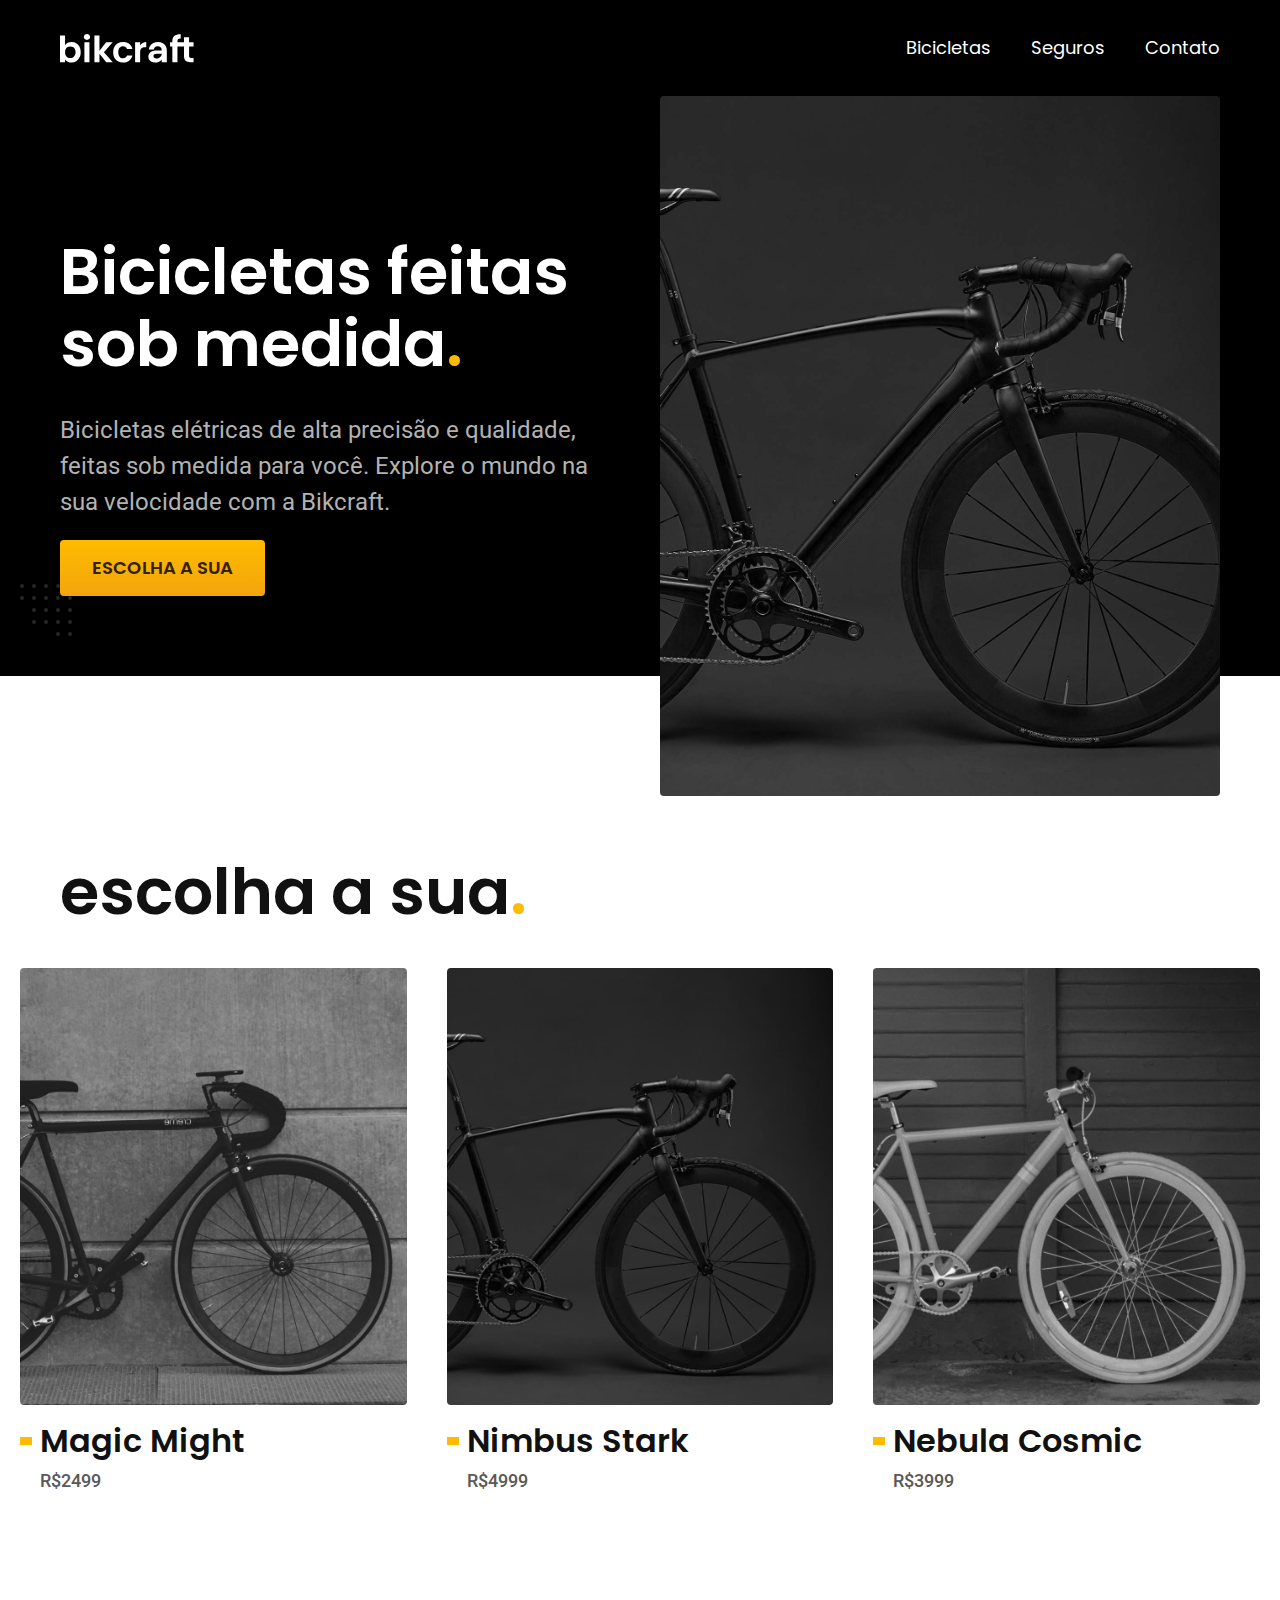
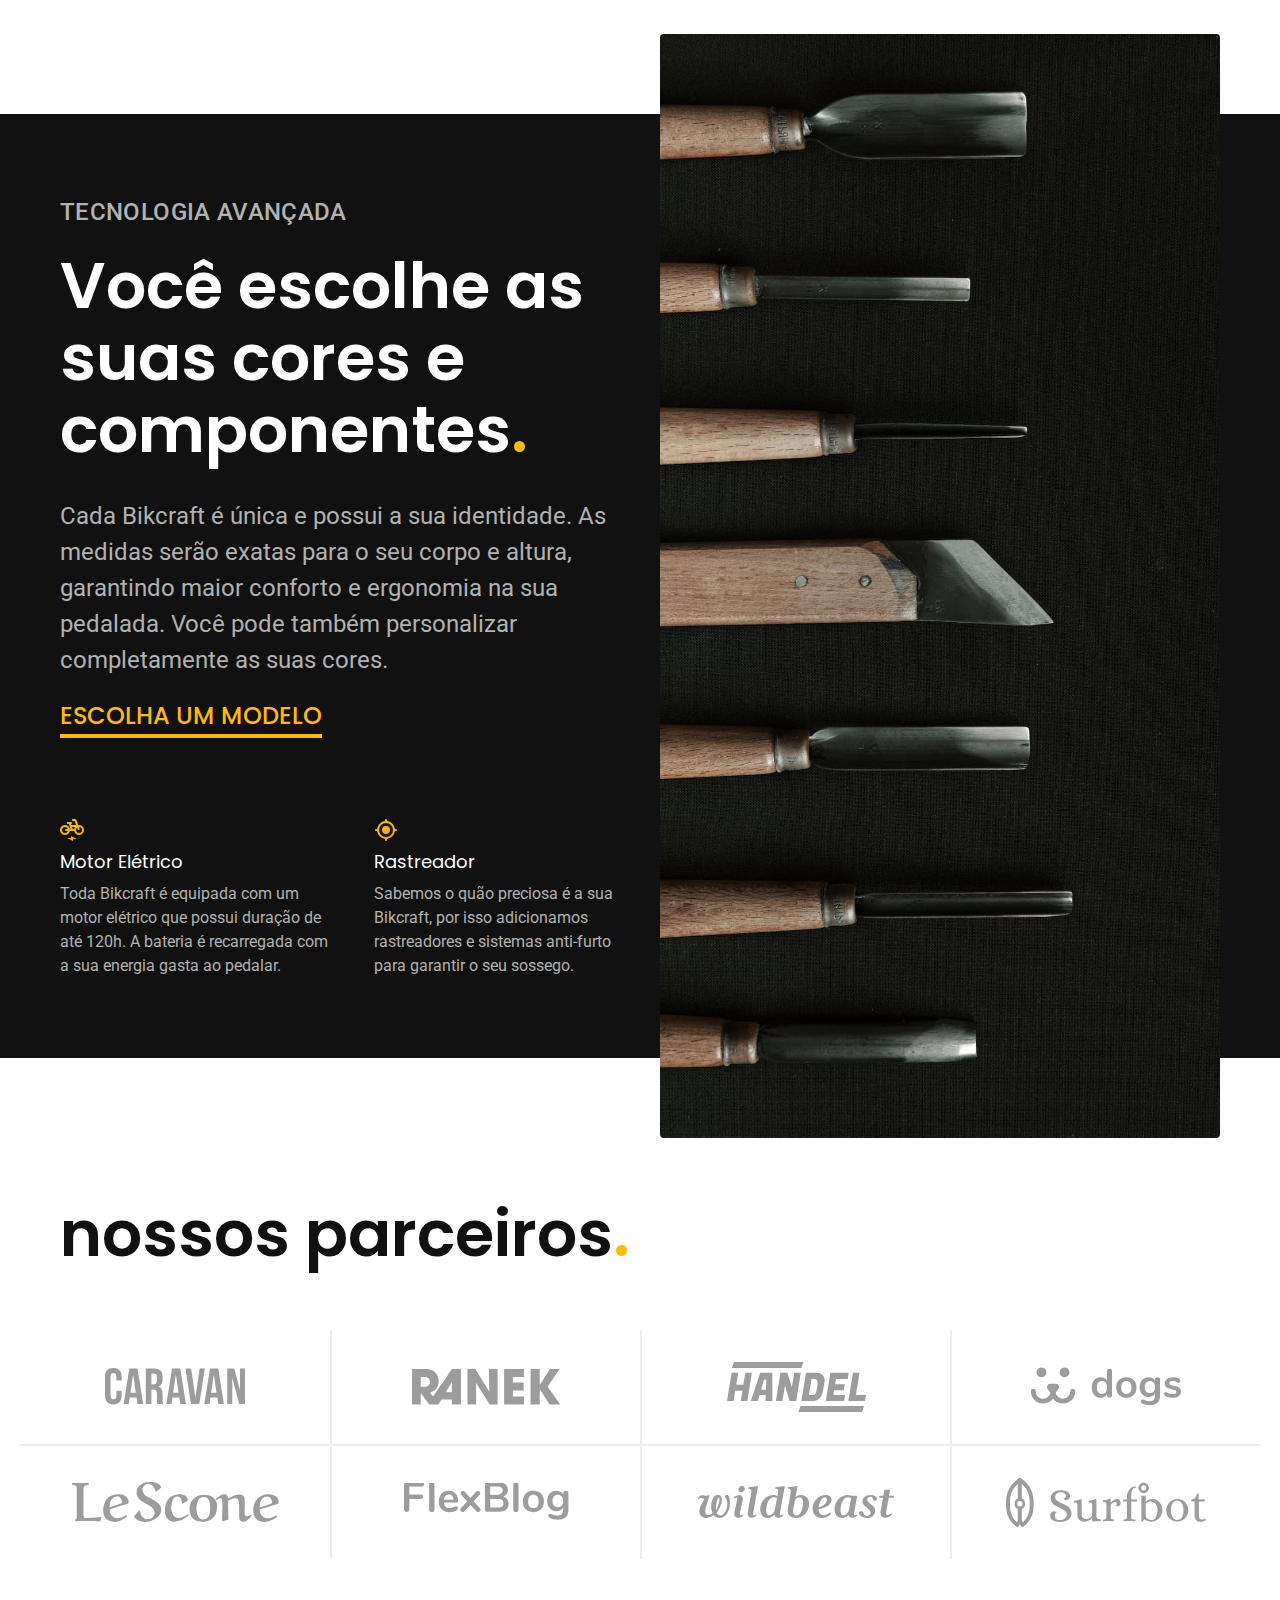
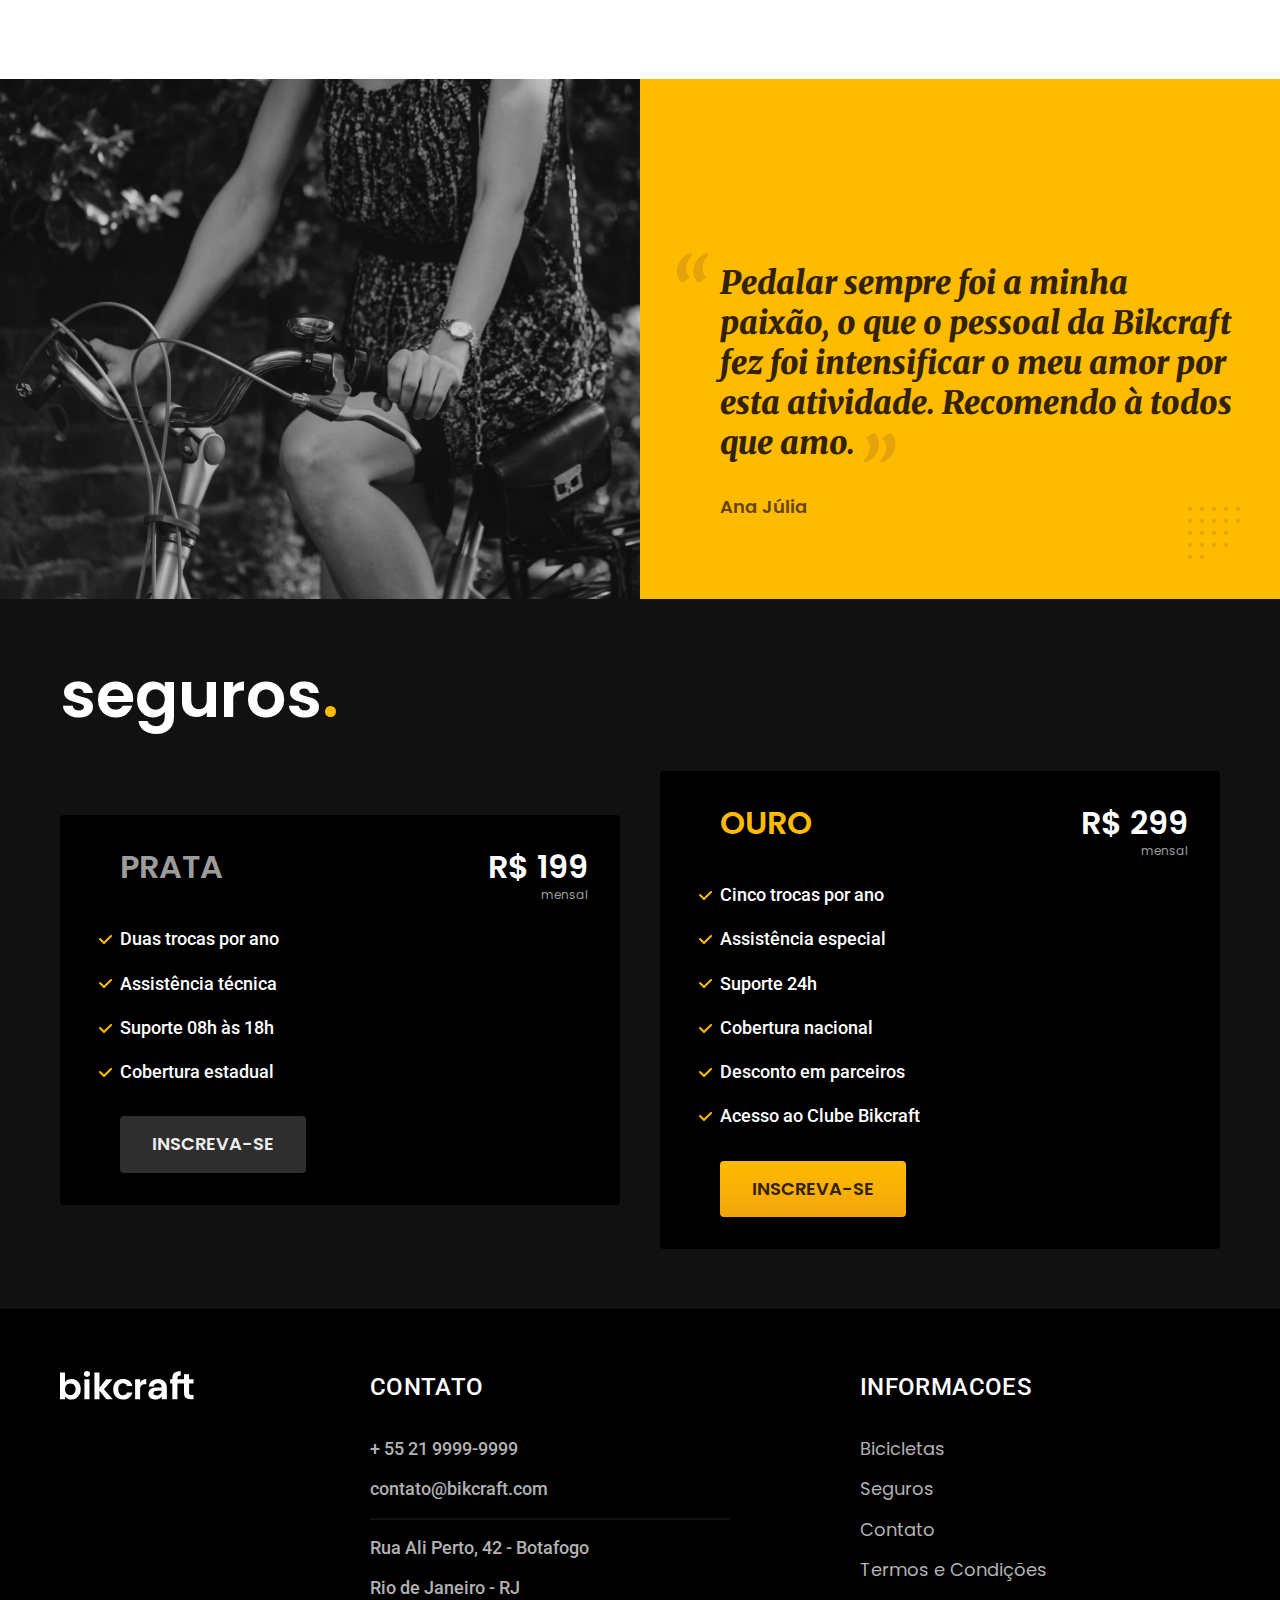
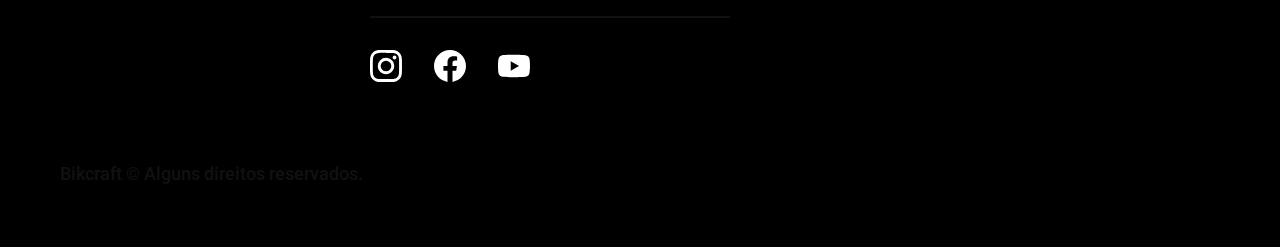
<file: index.html>
<!DOCTYPE html>

<html lang="pt-br">

<head>
  <meta charset="UTF-8">
  <meta name="viewport" content="width=device-width, initial-scale=1.0">

  <title>Bikcraft - Bicicletas Elétricas</title>
  <meta name="description" content="Bicicletas elétricas de alta precisão e qualidade, feitas sob medida para você. Explore o mundo na sua velocidade com a Bikcraft.">

  <link rel="icon" href="./favicon.svg" type="image/svg+xml">
  <link rel="preload" href="./css/style.min.css" as="style">
  <link rel="stylesheet" href="./css/style.min.css">

  <link rel="preconnect" href="https://fonts.googleapis.com">
  <link rel="preconnect" href="https://fonts.gstatic.com" crossorigin>
  <link href="https://fonts.googleapis.com/css2?family=Merriweather:ital,wght@1,900&family=Poppins:wght@400;600&family=Roboto:wght@400;500&display=swap" rel="stylesheet">

  <script>document.documentElement.classList.add('js');</script>
</head>

<body>
  <header class="header-bg">
    <div class="header container">
      <a href="./">
        <img src="./img/bikcraft.svg" width="136" height="32" alt="Bikcraft">
      </a>

      <nav aria-label="primaria">
        <ul class="header-menu font-1-m cor-0">
          <li><a href="./bicicletas.html">Bicicletas</a></li>
          <li><a href="./seguros.html">Seguros</a></li>
          <li><a href="./contato.html">Contato</a></li>
        </ul>
      </nav>
    </div>
  </header>

  <main class="introducao-bg">
    <div class="introducao container">
      <div class="introducao-conteudo">
        <h1 class="font-1-xxl cor-0 fadeInDown" data-anime="200">Bicicletas feitas sob medida<span class="cor-p1">.</span></h1>
        <p class="font-2-l cor-5 fadeInDown" data-anime="400">Bicicletas elétricas de alta precisão e qualidade, feitas sob medida para você. Explore o mundo na sua velocidade com a Bikcraft.</p>
        <a class="botao fadeInDown" data-anime="600" href="./bicicletas.html">Escolha a sua</a>
      </div>
      <picture class="fadeInDown" data-anime="800">
        <source media="(max-width:800px)" srcset="./img/bicicletas/nimbus.jpg">
        <img src="./img/fotos/introducao.jpg" width="1280" height="1600" alt="Bicicleta elétrica preta">
      </picture>
    </div>
  </main>

  <article class="bicicletas-lista">
    <h2 class="container font-1-xxl">escolha a sua<span class="cor-p1">.</span></h2>

    <ul>
      <li>
        <a href="./bicicletas/magic.html">
          <img src="./img/bicicletas/magic-home.jpg" alt="Bicicleta preta">
          <h3 class="font-1-xl">Magic Might</h3>
          <span class="font-2-m cor-8">R$2499</span>
        </a>
      </li>

      <li>
        <a href="./bicicletas/nimbus.html">
          <img src="./img/bicicletas/nimbus-home.jpg" alt="Bicicleta preta">
          <h3 class="font-1-xl">Nimbus Stark</h3>
          <span class="font-2-m cor-8">R$4999</span>
        </a>
      </li>

      <li>
        <a href="./bicicletas/nebula.html">
          <img src="./img/bicicletas/nebula-home.jpg" alt="Bicicleta branca">
          <h3 class="font-1-xl">Nebula Cosmic</h3>
          <span class="font-2-m cor-8">R$3999</span>
        </a>
      </li>
    </ul>
  </article>

  <article class="tecnologia-bg">
    <div class="tecnologia container">
      <div class="tecnologia-conteudo">
        <span class="font-2-l-b cor-5">Tecnologia Avançada</span>
        <h2 class="font-1-xxl cor-0">Você escolhe as suas cores e componentes<span class="cor-p1">.</span></h2>
        <p class="font-2-l cor-5">Cada Bikcraft é única e possui a sua identidade. As medidas serão exatas para o seu corpo e altura, garantindo maior conforto e ergonomia na sua pedalada. Você pode também personalizar completamente as suas cores.</p>
        <a class="link" href="./bicicletas.html">Escolha um modelo</a>
        <div class="tecnologia-vantagens">
          <div>
            <img src="./img/icones/eletrica.svg" width="24" height="24" alt="">
            <h3 class="font-1-m cor-0">Motor Elétrico</h3>
            <p class="font-2-s cor-5">Toda Bikcraft é equipada com um motor elétrico que possui duração de até 120h. A bateria é recarregada com a sua energia gasta ao pedalar.</p>
          </div>
          <div>
            <img src="./img/icones/rastreador.svg" width="24" height="24" alt="">
            <h3 class="font-1-m cor-0">Rastreador</h3>
            <p class="font-2-s cor-5">Sabemos o quão preciosa é a sua Bikcraft, por isso adicionamos rastreadores e sistemas anti-furto para garantir o seu sossego.</p>
          </div>
        </div>
      </div>
      <div class="tecnologia-imagem">
        <img src="./img/fotos/tecnologia.jpg" width="1200" height="1920" alt="">
      </div>
    </div>
  </article>

  <section class="parceiros" aria-label="Nossos Parceiros">
    <h2 class="container font-1-xxl">nossos parceiros<span class="cor-p1">.</span></h2>

    <ul>
      <li><img src="./img/parceiros/caravan.svg" alt="Caravan"></li>
      <li><img src="./img/parceiros/ranek.svg" alt="ranek"></li>
      <li><img src="./img/parceiros/handel.svg" alt="handel"></li>
      <li><img src="./img/parceiros/dogs.svg" alt="dogs"></li>
      <li><img src="./img/parceiros/lescone.svg" alt="lescone"></li>
      <li><img src="./img/parceiros/flexblog.svg" alt="flexblog"></li>
      <li><img src="./img/parceiros/wildbeast.svg" alt="wildbeast"></li>
      <li><img src="./img/parceiros/surfbot.svg" alt="surfbot"></li>
    </ul>
  </section>

  <section class="depoimento" aria-label="Depoimento">
    <div>
      <img src="./img/fotos/depoimento.jpg" width="1560" height="1360" alt="Pessoa pedalando uma bicicleta Bikcraft">
    </div>
    <div class="depoimento-conteudo">
      <blockquote class="font-1-xl cor-p5">
        <p>Pedalar sempre foi a minha paixão, o que o pessoal da Bikcraft fez foi intensificar o meu amor por esta atividade. Recomendo à todos que amo.</p>
      </blockquote>
      <span class="font-1-m-b cor-p4">Ana Júlia</span>
    </div>
  </section>

  <article class="seguros-bg">
    <div class="seguros container">
      <h2 class="font-1-xxl cor-0">seguros<span class="cor-p1">.</span></h2>

      <div class="seguros-item">
        <h3 class="font-1-xl cor-6">PRATA</h3>
        <span class="font-1-xl cor-0">R$ 199 <span class="font-1-xs cor-6">mensal</span></span>
        <ul class="font-2-m cor-0">
          <li>Duas trocas por ano</li>
          <li>Assistência técnica</li>
          <li>Suporte 08h às 18h</li>
          <li>Cobertura estadual</li>
        </ul>
        <a class="botao secundario" href="./orcamento.html">Inscreva-se</a>
      </div>

      <div class="seguros-item">
        <h3 class="font-1-xl cor-p1">OURO</h3>
        <span class="font-1-xl cor-0">R$ 299 <span class="font-1-xs cor-6">mensal</span></span>
        <ul class="font-2-m cor-0">
          <li>Cinco trocas por ano</li>
          <li>Assistência especial</li>
          <li>Suporte 24h</li>
          <li>Cobertura nacional</li>
          <li>Desconto em parceiros</li>
          <li>Acesso ao Clube Bikcraft</li>
        </ul>
        <a class="botao" href="./orcamento.html">Inscreva-se</a>
      </div>
    </div>
  </article>

  <footer class="footer-bg">
    <div class="footer container">
      <img src="./img/bikcraft.svg" width="136" height="32" alt="Bikcraft">
      <div class="footer-contato">
        <h3 class="font-2-l-b cor-0">Contato</h3>
        <ul class="font-2-m cor-5">
          <li><a href="tel:+552199999999">+ 55 21 9999-9999</a></li>
          <li><a href="mailto:contato@bikcraft.com">contato@bikcraft.com</a></li>
          <li>Rua Ali Perto, 42 - Botafogo</li>
          <li>Rio de Janeiro - RJ</li>
        </ul>
        <div class="footer-redes">
          <a href="./">
            <img src="./img/redes/instagram.svg" width="32" height="32" alt="Instagram">
          </a>
          <a href="./">
            <img src="./img/redes/facebook.svg" width="32" height="32" alt="Facebook">
          </a>
          <a href="./">
            <img src="./img/redes/youtube.svg" width="32" height="32" alt="Youtube">
          </a>
        </div>
      </div>
      <div class="footer-informacoes">
        <h3 class="font-2-l-b cor-0">Informacoes</h3>
        <nav>
          <ul class="font-1-m cor-5">
            <li><a href="./bicicletas.html">Bicicletas</a></li>
            <li><a href="./seguros.html">Seguros</a></li>
            <li><a href="./contato.html">Contato</a></li>
            <li><a href="./termos.html">Termos e Condições</a></li>
          </ul>
        </nav>
      </div>
      <p class="footer-copy font-2-m cor-06">Bikcraft © Alguns direitos reservados.</p>
    </div>

  </footer>

  <script src="./js/plugins/simple-anime.js"></script>
  <script src="./js/script.js"></script>
</body>

</html>
</file>
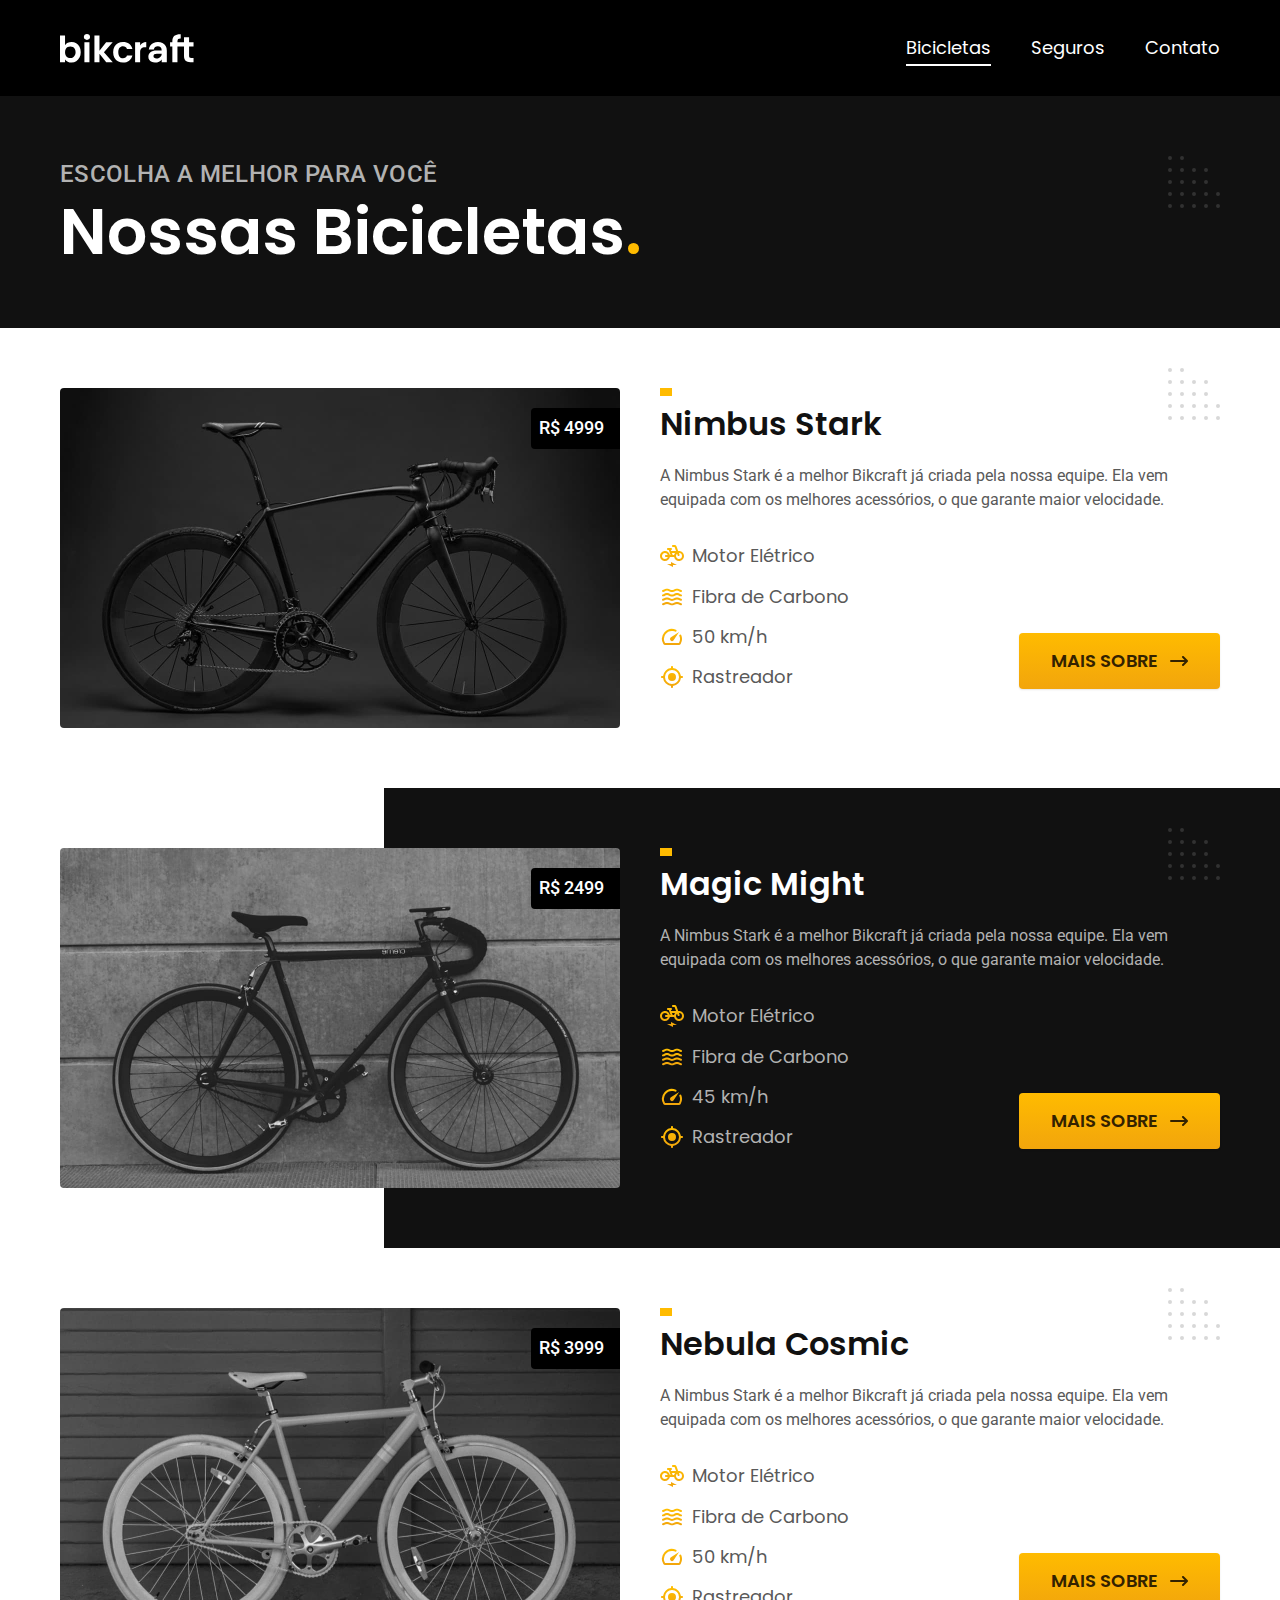
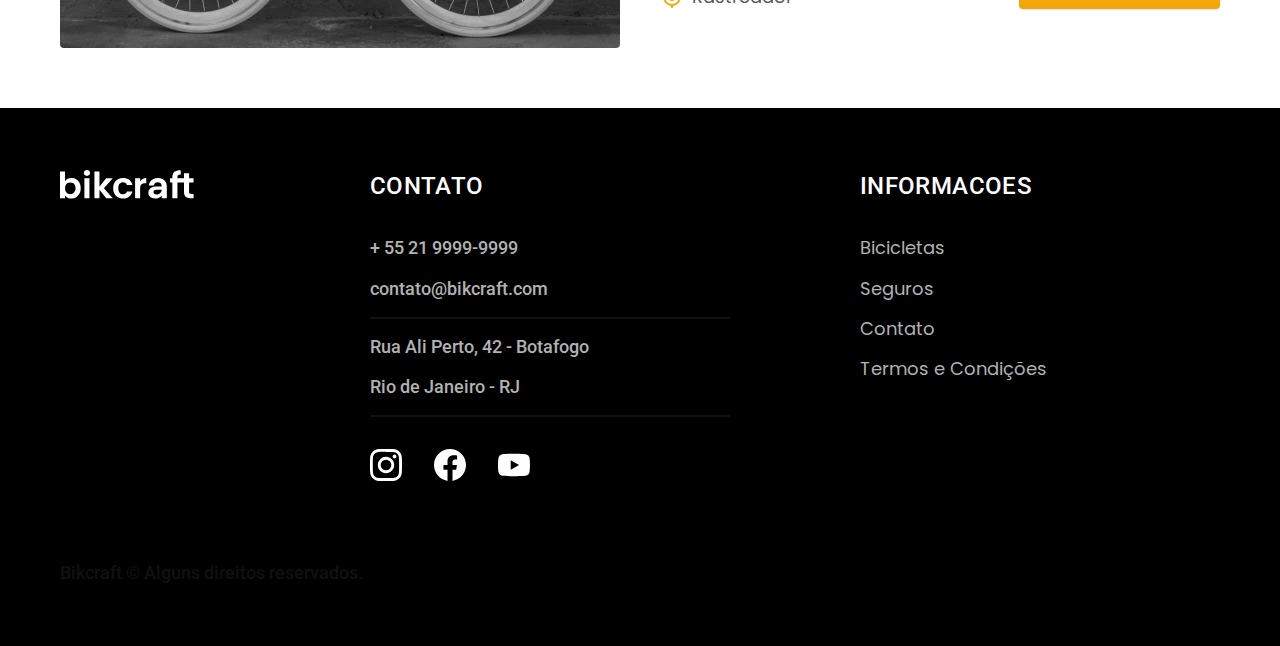
<file: bicicletas.html>
<!DOCTYPE html>

<html lang="pt-br">

<head>
  <meta charset="UTF-8">
  <meta name="viewport" content="width=device-width, initial-scale=1.0">

  <title>Bicicletas | Bikcraft</title>
  <meta name="description" content="Bicicletas">

  <link rel="icon" href="./favicon.svg" type="image/svg+xml">
  <link rel="preload" href="./css/style.min.css" as="style">
  <link rel="stylesheet" href="./css/style.min.css">

  <link rel="preconnect" href="https://fonts.googleapis.com">
  <link rel="preconnect" href="https://fonts.gstatic.com" crossorigin>
  <link href="https://fonts.googleapis.com/css2?family=Merriweather:ital,wght@1,900&family=Poppins:wght@400;600&family=Roboto:wght@400;500&display=swap" rel="stylesheet">

  <script>document.documentElement.classList.add('js');</script>
</head>

<body id="bicicletas">
  <header class="header-bg">
    <div class="header container">
      <a href="./">
        <img src="./img/bikcraft.svg" alt="Bikcraft">
      </a>

      <nav aria-label="primaria">
        <ul class="header-menu font-1-m cor-0">
          <li><a href="./bicicletas.html">Bicicletas</a></li>
          <li><a href="./seguros.html">Seguros</a></li>
          <li><a href="./contato.html">Contato</a></li>
        </ul>
      </nav>
    </div>
  </header>

  <main>
    <div class="titulo-bg">
      <div class="titulo container">
        <p class="font-2-l-b cor-5">Escolha a melhor para você</p>
        <h1 class="font-1-xxl cor-0">Nossas Bicicletas<span class="cor-p1">.</span></h1>
      </div>
    </div>

    <div class="bicicletas container">
      <div class="bicicletas-imagem">
        <img src="./img/bicicletas/nimbus.jpg" alt="Bicicleta Preta">
        <span class="font-2-m cor-0">R$ 4999</span>
      </div>
      <div class="bicicletas-conteudo">
        <h2 class="font-1-xl">Nimbus Stark</h2>
        <p class="font-2-s cor-8">A Nimbus Stark é a melhor Bikcraft já criada pela nossa equipe. Ela vem equipada com os melhores acessórios, o que garante maior velocidade.</p>
        <ul class="font-1-m cor-8">
          <li><img src="./img/icones/eletrica.svg" alt="">
            Motor Elétrico
          </li>
          <li><img src="./img/icones/carbono.svg" alt="">
            Fibra de Carbono
          </li>
          <li><img src="./img/icones/velocidade.svg" alt="">
            50 km/h
          </li>
          <li><img src="./img/icones/rastreador.svg" alt="">
            Rastreador
          </li>
        </ul>
        <a class="botao seta" href="./bicicletas/nimbus.html">Mais Sobre</a>
      </div>
    </div>

    <div class="bicicletas-bg">
      <div class="bicicletas container">
        <div class="bicicletas-imagem">
          <img src="./img/bicicletas/magic.jpg" alt="Bicicleta Preta">
          <span class="font-2-m cor-0">R$ 2499</span>
        </div>
        <div class="bicicletas-conteudo">
          <h2 class="font-1-xl cor-0">Magic Might</h2>
          <p class="font-2-s cor-5">A Nimbus Stark é a melhor Bikcraft já criada pela nossa equipe. Ela vem equipada com os melhores acessórios, o que garante maior velocidade.</p>
          <ul class="font-1-m cor-5">
            <li><img src="./img/icones/eletrica.svg" alt="">
              Motor Elétrico
            </li>
            <li><img src="./img/icones/carbono.svg" alt="">
              Fibra de Carbono
            </li>
            <li><img src="./img/icones/velocidade.svg" alt="">
              45 km/h
            </li>
            <li><img src="./img/icones/rastreador.svg" alt="">
              Rastreador
            </li>
          </ul>
          <a class="botao seta" href="./bicicletas/magic.html">Mais Sobre</a>
        </div>
      </div>
    </div>

    <div class="bicicletas container">
      <div class="bicicletas-imagem">
        <img src="./img/bicicletas/nebula.jpg" alt="Bicicleta Preta">
        <span class="font-2-m cor-0">R$ 3999</span>
      </div>
      <div class="bicicletas-conteudo">
        <h2 class="font-1-xl">Nebula Cosmic</h2>
        <p class="font-2-s cor-8">A Nimbus Stark é a melhor Bikcraft já criada pela nossa equipe. Ela vem equipada com os melhores acessórios, o que garante maior velocidade.</p>
        <ul class="font-1-m cor-8">
          <li><img src="./img/icones/eletrica.svg" alt="">
            Motor Elétrico
          </li>
          <li><img src="./img/icones/carbono.svg" alt="">
            Fibra de Carbono
          </li>
          <li><img src="./img/icones/velocidade.svg" alt="">
            50 km/h
          </li>
          <li><img src="./img/icones/rastreador.svg" alt="">
            Rastreador
          </li>
        </ul>
        <a class="botao seta" href="./bicicletas/nebula.html">Mais Sobre</a>
      </div>
    </div>
  </main>

  <footer class="footer-bg">
    <div class="footer container">
      <img src="./img/bikcraft.svg" alt="Bikcraft">
      <div class="footer-contato">
        <h3 class="font-2-l-b cor-0">Contato</h3>
        <ul class="font-2-m cor-5">
          <li><a href="tel:+552199999999">+ 55 21 9999-9999</a></li>
          <li><a href="mailto:contato@bikcraft.com">contato@bikcraft.com</a></li>
          <li>Rua Ali Perto, 42 - Botafogo</li>
          <li>Rio de Janeiro - RJ</li>
        </ul>
        <div class="footer-redes">
          <a href="./">
            <img src="./img/redes/instagram.svg" alt="Instagram">
          </a>
          <a href="./">
            <img src="./img/redes/facebook.svg" alt="Facebook">
          </a>
          <a href="./">
            <img src="./img/redes/youtube.svg" alt="Youtube">
          </a>
        </div>
      </div>
      <div class="footer-informacoes">
        <h3 class="font-2-l-b cor-0">Informacoes</h3>
        <nav>
          <ul class="font-1-m cor-5">
            <li><a href="./bicicletas.html">Bicicletas</a></li>
            <li><a href="./seguros.html">Seguros</a></li>
            <li><a href="./contato.html">Contato</a></li>
            <li><a href="./termos.html">Termos e Condições</a></li>
          </ul>
        </nav>
      </div>
      <p class="footer-copy font-2-m cor-06">Bikcraft © Alguns direitos reservados.</p>
    </div>

  </footer>
  <script src="./js/script.js"></script>
</body>

</html>
</file>
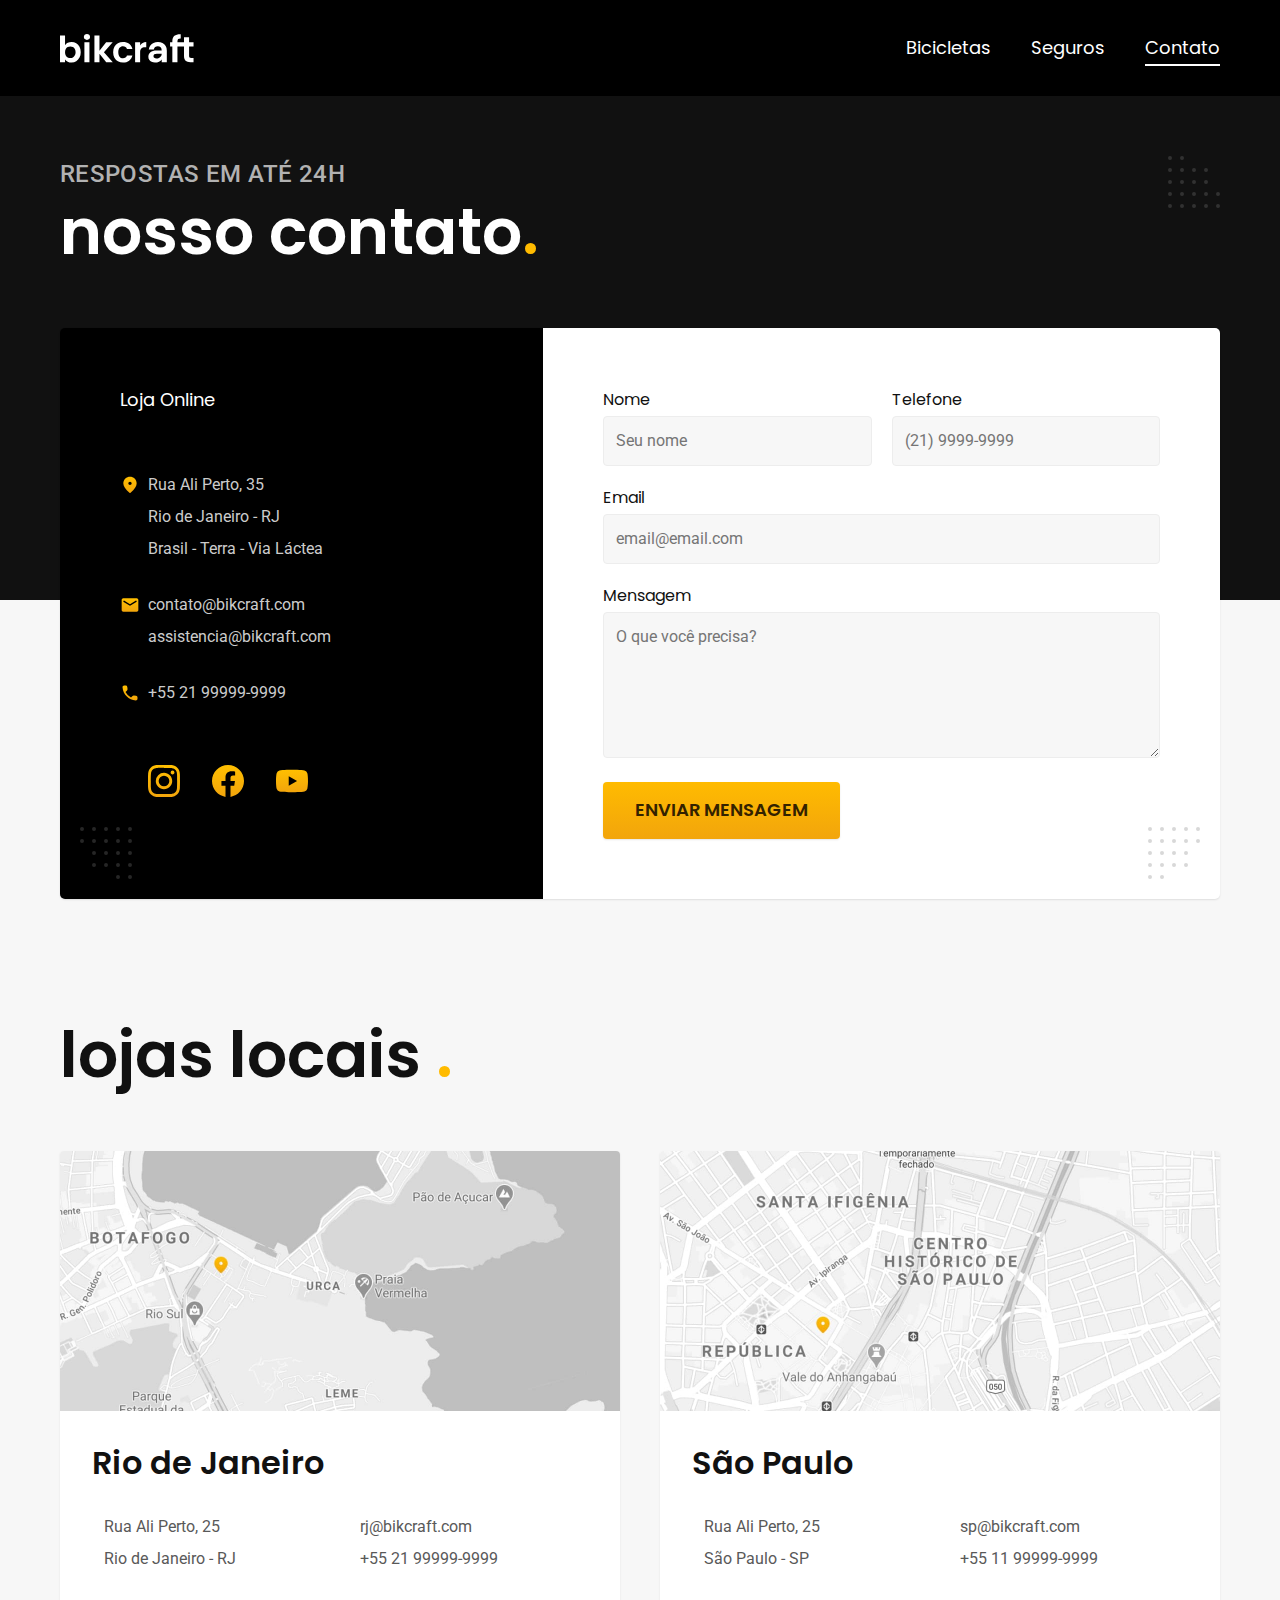
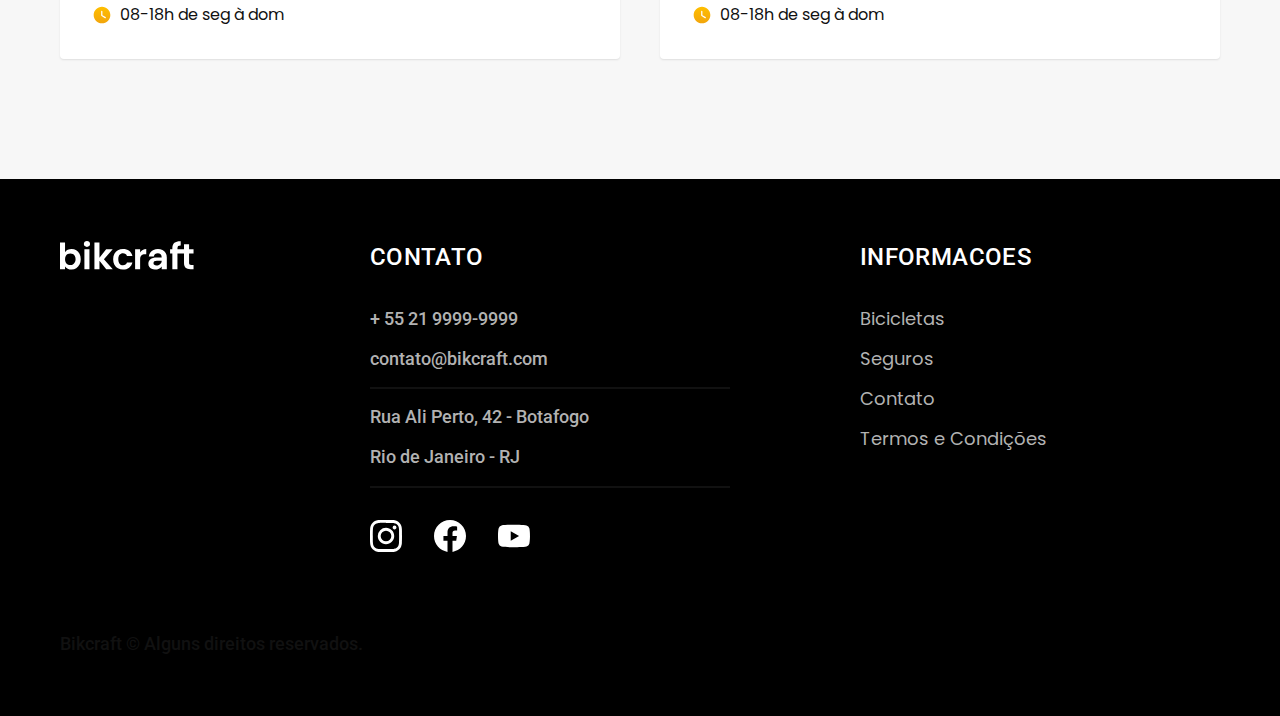
<file: contato.html>
<!DOCTYPE html>

<html lang="pt-br">

<head>
  <meta charset="UTF-8">
  <meta name="viewport" content="width=device-width, initial-scale=1.0">

  <title>Contato | Bikcraft</title>
  <meta name="description" content="Contato">

  <link rel="icon" href="./favicon.svg" type="image/svg+xml">
  <link rel="preload" href="./css/style.min.css" as="style">
  <link rel="stylesheet" href="./css/style.min.css">

  <link rel="preconnect" href="https://fonts.googleapis.com">
  <link rel="preconnect" href="https://fonts.gstatic.com" crossorigin>
  <link href="https://fonts.googleapis.com/css2?family=Merriweather:ital,wght@1,900&family=Poppins:wght@400;600&family=Roboto:wght@400;500&display=swap" rel="stylesheet">

  <script>document.documentElement.classList.add('js');</script>
</head>

<body id="contato">
  <header class="header-bg">
    <div class="header container">
      <a href="./">
        <img src="./img/bikcraft.svg" alt="Bikcraft">
      </a>

      <nav aria-label="primaria">
        <ul class="header-menu font-1-m cor-0">
          <li><a href="./bicicletas.html">Bicicletas</a></li>
          <li><a href="./seguros.html">Seguros</a></li>
          <li><a href="./contato.html">Contato</a></li>
        </ul>
      </nav>
    </div>
  </header>

  <main>
    <div class="titulo-bg">
      <div class="titulo container">
        <p class="font-2-l-b cor-5">Respostas em até 24h</p>
        <h1 class="font-1-xxl cor-0">nosso contato<span class="cor-p1">.</span></h1>
      </div>
    </div>

    <div class="contato container">
      <section class="contato-dados" aria-label="Endereço">
        <h2 class="font-1-m cor-0">Loja Online</h2>
        <div class="contato-endereco font-2-s cor-4">
          <p>Rua Ali Perto, 35</p>
          <p>Rio de Janeiro - RJ</p>
          <p>Brasil - Terra - Via Láctea</p>
        </div>
        <address class="contato-meios font-2-s cor-4">
          <a href="mailto:contato@bikcraft.com">contato@bikcraft.com</a>
          <a href="mailto:assistencia@bikcraft.com">assistencia@bikcraft.com</a>
          <a href="tel: +5521999999999">+55 21 99999-9999</a>
        </address>
        <div class="contato-redes">
          <a href="./">
            <img src="./img/redes/instagram-p.svg" alt="Instagram">
          </a>
          <a href="./">
            <img src="./img/redes/facebook-p.svg" alt="Facebook">
          </a>
          <a href="./">
            <img src="./img/redes/youtube-p.svg" alt="Youtube">
          </a>
        </div>
      </section>

      <section class="contato-formulario" aria-label="Formulário">
        <form class="form" action="./contato.html">
          <div>
            <label for="nome">Nome</label>
            <input type="text" id="nome" name="nome" placeholder="Seu nome">
          </div>
          <div>
            <label for="telefone">Telefone</label>
            <input type="text" id="telefone" name="telefone" placeholder="(21) 9999-9999">
          </div>
          <div class="col-2">
            <label for="email">Email</label>
            <input type="text" id="email" name="email" placeholder="email@email.com">
          </div>
          <div class="col-2">
            <label for="mensagem">Mensagem</label>
            <textarea name="mensagem" id="mensagem" rows="5" placeholder="O que você precisa?"></textarea>
          </div>
          <button class="botao col-2">Enviar Mensagem</button>
        </form>
      </section>
    </div>

  </main>

  <article class="lojas container">
    <h2 class="font-1-xxl">lojas locais <span class="cor-p1">.</span></h2>
    <div class="lojas-item">
      <img src="./img/lojas/rj.jpg" alt="Mapa marcando o endereço em Rua Ali perto - 25, Rio de Janeiro - RJ">
      <div class="lojas-conteudo">
        <h3 class="font-1-xl">Rio de Janeiro</h3>
        <div class="lojas-dados font-2-s cor-8">
          <p>Rua Ali Perto, 25</p>
          <p>Rio de Janeiro - RJ</p>
        </div>
        <div class="lojas-dados font-2-s cor-8">
          <a href="mailto:rj@bikcraft.com">rj@bikcraft.com</a>
          <a href="tel: +5521999999999">+55 21 99999-9999</a>
        </div>
        <p class="lojas-tempo font-1-s"><img src="./img/icones/horario.svg" alt=""> 08-18h de seg à dom</p>
      </div>
    </div>

    <div class="lojas-item">
      <img src="./img/lojas/sp.jpg" alt="Mapa marcando o endereço em Rua Ali perto - 25, São Paulo - SP">
      <div class="lojas-conteudo">
        <h3 class="font-1-xl">São Paulo</h3>
        <div class="lojas-dados font-2-s cor-8">
          <p>Rua Ali Perto, 25</p>
          <p>São Paulo - SP</p>
        </div>
        <div class="lojas-dados font-2-s cor-8">
          <a href="mailto:sp@bikcraft.com">sp@bikcraft.com</a>
          <a href="tel: +5521999999999">+55 11 99999-9999</a>
        </div>
        <p class="lojas-tempo font-1-s"><img src="./img/icones/horario.svg" alt=""> 08-18h de seg à dom</p>
      </div>
    </div>
  </article>

  <footer class="footer-bg">
    <div class="footer container">
      <img src="./img/bikcraft.svg" alt="Bikcraft">
      <div class="footer-contato">
        <h3 class="font-2-l-b cor-0">Contato</h3>
        <ul class="font-2-m cor-5">
          <li><a href="tel:+552199999999">+ 55 21 9999-9999</a></li>
          <li><a href="mailto:contato@bikcraft.com">contato@bikcraft.com</a></li>
          <li>Rua Ali Perto, 42 - Botafogo</li>
          <li>Rio de Janeiro - RJ</li>
        </ul>
        <div class="footer-redes">
          <a href="./">
            <img src="./img/redes/instagram.svg" alt="Instagram">
          </a>
          <a href="./">
            <img src="./img/redes/facebook.svg" alt="Facebook">
          </a>
          <a href="./">
            <img src="./img/redes/youtube.svg" alt="Youtube">
          </a>
        </div>
      </div>
      <div class="footer-informacoes">
        <h3 class="font-2-l-b cor-0">Informacoes</h3>
        <nav>
          <ul class="font-1-m cor-5">
            <li><a href="./bicicletas.html">Bicicletas</a></li>
            <li><a href="./seguros.html">Seguros</a></li>
            <li><a href="./contato.html">Contato</a></li>
            <li><a href="./termos.html">Termos e Condições</a></li>
          </ul>
        </nav>
      </div>
      <p class="footer-copy font-2-m cor-06">Bikcraft © Alguns direitos reservados.</p>
    </div>

  </footer>
  <script src="./js/script.js"></script>
</body>

</html>
</file>
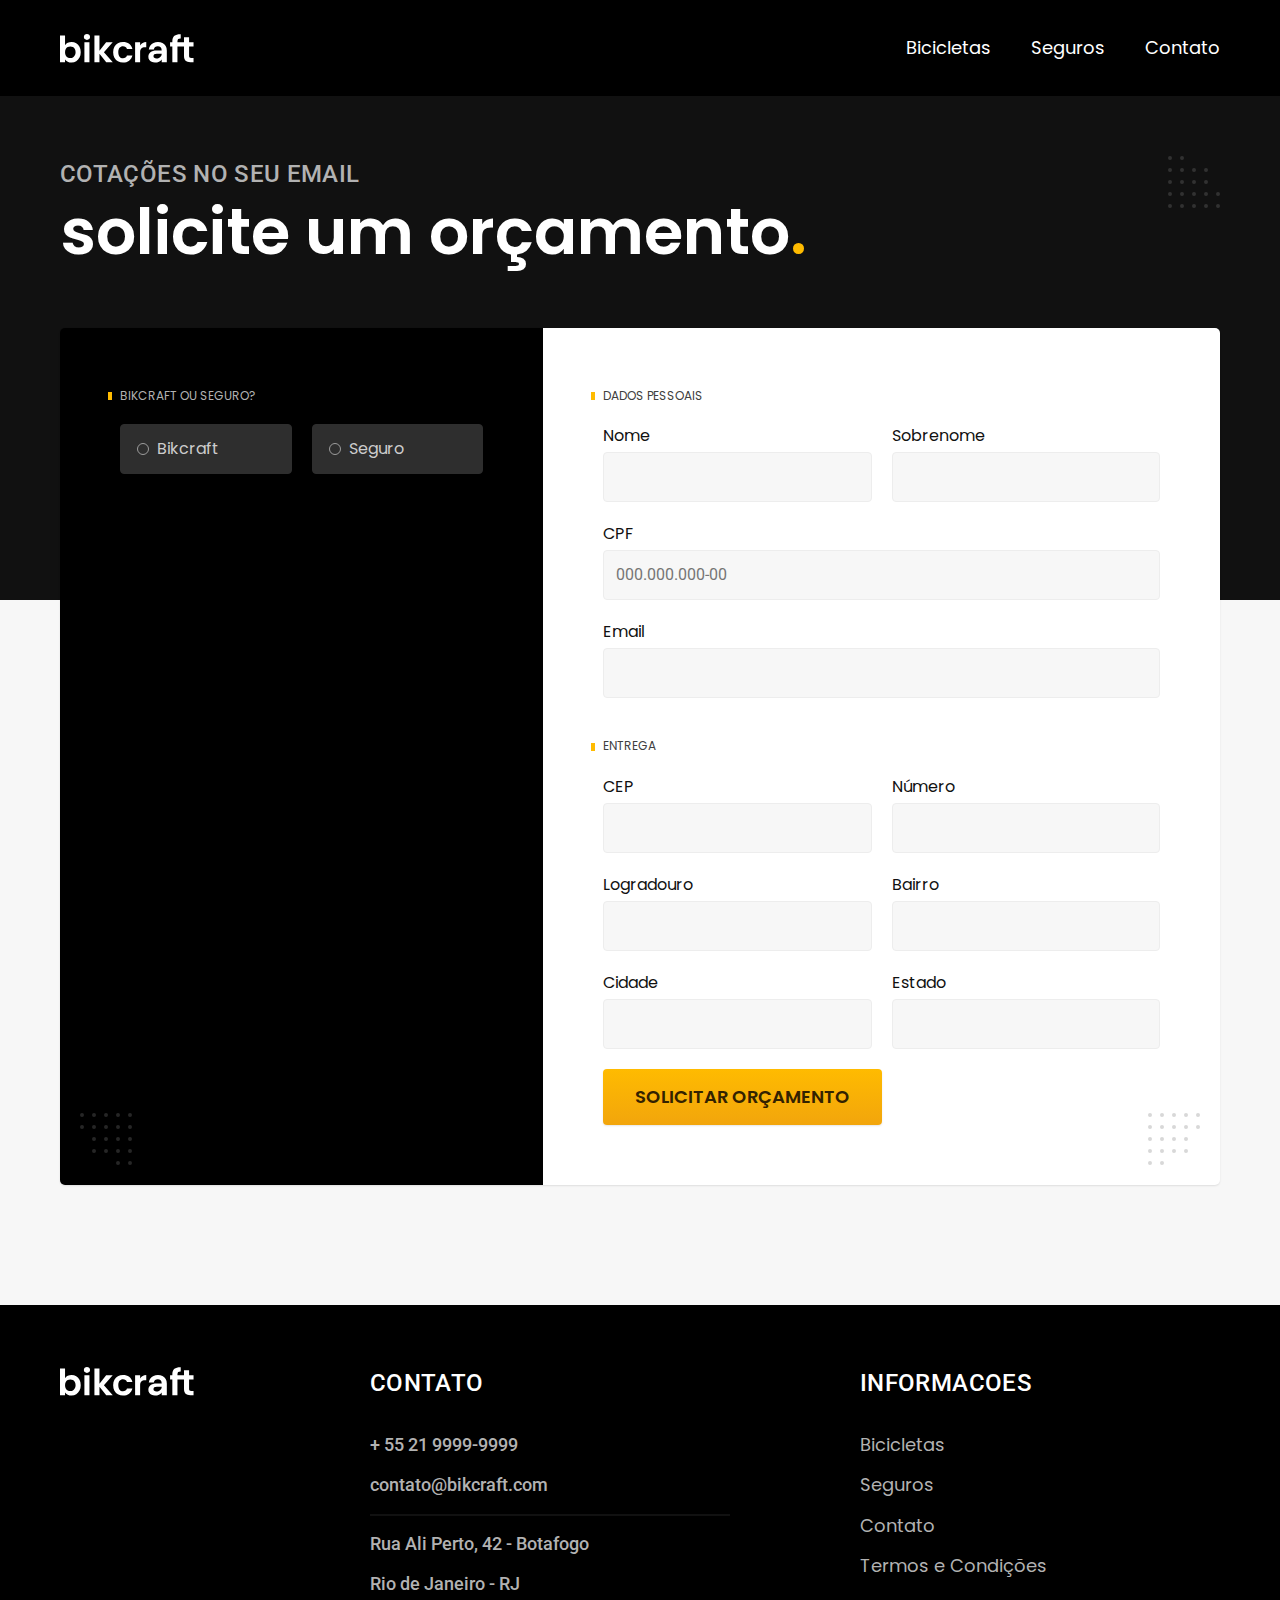
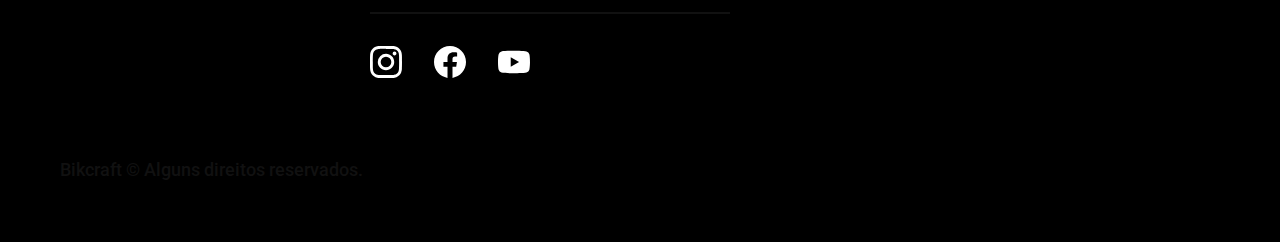
<file: orcamento.html>
<!DOCTYPE html>

<html lang="pt-br">

<head>
  <meta charset="UTF-8">
  <meta name="viewport" content="width=device-width, initial-scale=1.0">

  <title>Orçamento | Bikcraft</title>
  <meta name="description" content="Orçamento">

  <link rel="icon" href="./favicon.svg" type="image/svg+xml">
  <link rel="preload" href="./css/style.min.css" as="style">
  <link rel="stylesheet" href="./css/style.min.css">

  <link rel="preconnect" href="https://fonts.googleapis.com">
  <link rel="preconnect" href="https://fonts.gstatic.com" crossorigin>
  <link href="https://fonts.googleapis.com/css2?family=Merriweather:ital,wght@1,900&family=Poppins:wght@400;600&family=Roboto:wght@400;500&display=swap" rel="stylesheet">

  <script>document.documentElement.classList.add('js');</script>
</head>

<body id="orcamento">
  <header class="header-bg">
    <div class="header container">
      <a href="./">
        <img src="./img/bikcraft.svg" alt="Bikcraft">
      </a>

      <nav aria-label="primaria">
        <ul class="header-menu font-1-m cor-0">
          <li><a href="./bicicletas.html">Bicicletas</a></li>
          <li><a href="./seguros.html">Seguros</a></li>
          <li><a href="./contato.html">Contato</a></li>
        </ul>
      </nav>
    </div>
  </header>

  <main>
    <div class="titulo-bg">
      <div class="titulo container">
        <p class="font-2-l-b cor-5">Cotações no seu email</p>
        <h1 class="font-1-xxl cor-0">solicite um orçamento<span class="cor-p1">.</span></h1>
      </div>
    </div>

    <form class="orcamento container" action="">
      <div class="orcamento-produto">
        <h2 class="font-1-xs cor-5">Bikcraft ou Seguro?</h2>

        <input type="radio" name="tipo" value="bikcraft" id="bikcraft">
        <label for="bikcraft">Bikcraft</label>

        <input type="radio" name="tipo" value="seguro" id="seguro">
        <label for="seguro">Seguro</label>

        <div class="orcamento-conteudo" id="orcamento-bikcraft">
          <h2 class="font-1-xs cor-5">Ecolha a sua</h2>

          <input type="radio" name="produto" value="nimbus" id="nimbus">
          <label for="nimbus">Nimbus Stark <span>R$ 4999</span></label>
          <div class="orcamento-detalhes">
            <ul class="font-1-xs cor-8">
              <li><img src="./img/icones/eletrica.svg" alt="">Motor Elétrico</li>
              <li><img src="./img/icones/carbono.svg" alt="">Fibra de Carbono</li>
              <li><img src="./img/icones/velocidade.svg" alt="">50 km/h</li>
              <li><img src="./img/icones/rastreador.svg" alt="">Rastreador</li>
            </ul>
            <img src="./img/bicicletas/nimbus.jpg" alt="Bicicleta preta">
          </div>

          <input type="radio" name="produto" value="magic" id="magic">
          <label for="magic">Magic Might <span>R$ 2499</span></label>
          <div class="orcamento-detalhes">
            <ul class="font-1-xs cor-8">
              <li><img src="./img/icones/eletrica.svg" alt="">Motor Elétrico</li>
              <li><img src="./img/icones/carbono.svg" alt="">Fibra de Carbono</li>
              <li><img src="./img/icones/velocidade.svg" alt="">40 km/h</li>
              <li><img src="./img/icones/rastreador.svg" alt="">Rastreador</li>
            </ul>
            <img src="./img/bicicletas/magic.jpg" alt="Bicicleta preta">
          </div>

          <input type="radio" name="produto" value="nebula" id="nebula">
          <label for="nebula">Nebula Cosmis <span>R$ 3999</span></label>
          <div class="orcamento-detalhes">
            <ul class="font-1-xs cor-8">
              <li><img src="./img/icones/eletrica.svg" alt="">Motor Elétrico</li>
              <li><img src="./img/icones/carbono.svg" alt="">Fibra de Carbono</li>
              <li><img src="./img/icones/velocidade.svg" alt="">45 km/h</li>
              <li><img src="./img/icones/rastreador.svg" alt="">Rastreador</li>
            </ul>
            <img src="./img/bicicletas/nebula.jpg" alt="Bicicleta branca">
          </div>
        </div>

        <div class="orcamento-conteudo" id="orcamento-seguro">
          <h2 class="font-1-xs cor-5">Ecolha o plano</h2>

          <input type="radio" name="produto" value="prata" id="prata">
          <label for="prata">Prata <span>R$ 199</span></label>

          <input type="radio" name="produto" value="ouro" id="ouro">
          <label for="ouro">Ouro <span>R$ 299</span></label>
        </div>

      </div>
      <div class="orcamento-dados form">
        <h2 class="font-1-xs cor-9 col-2">dados pessoais</h2>
        <div>
          <label for="nome">Nome</label>
          <input type="text" id="nome" name="nome">
        </div>
        <div>
          <label for="sobrenome">Sobrenome</label>
          <input type="text" id="sobrenome" name="sobrenome">
        </div>
        <div class="col-2">
          <label for="cpf">CPF</label>
          <input type="text" id="cpf" name="cpf" placeholder="000.000.000-00">
        </div>
        <div class="col-2">
          <label for="email">Email</label>
          <input type="email" id="email" name="email">
        </div>
        <h2 class="font-1-xs cor-9 col-2">entrega</h2>
        <div>
          <label for="cep">CEP</label>
          <input type="text" id="cep" name="cep">
        </div>
        <div>
          <label for="numero">Número</label>
          <input type="text" id="numero" name="numero">
        </div>
        <div>
          <label for="logradouro">Logradouro</label>
          <input type="text" id="logradouro" name="logradouro">
        </div>
        <div>
          <label for="bairro">Bairro</label>
          <input type="text" id="bairro" name="bairro">
        </div>
        <div>
          <label for="cidade">Cidade</label>
          <input type="text" id="cidade" name="cidade">
        </div>
        <div>
          <label for="estado">Estado</label>
          <input type="text" id="estado" name="estado">
        </div>
        <button class="botao col-2">Solicitar Orçamento</button>
      </div>
    </form>
  </main>

  <footer class="footer-bg">
    <div class="footer container">
      <img src="./img/bikcraft.svg" alt="Bikcraft">
      <div class="footer-contato">
        <h3 class="font-2-l-b cor-0">Contato</h3>
        <ul class="font-2-m cor-5">
          <li><a href="tel:+552199999999">+ 55 21 9999-9999</a></li>
          <li><a href="mailto:contato@bikcraft.com">contato@bikcraft.com</a></li>
          <li>Rua Ali Perto, 42 - Botafogo</li>
          <li>Rio de Janeiro - RJ</li>
        </ul>
        <div class="footer-redes">
          <a href="./">
            <img src="./img/redes/instagram.svg" alt="Instagram">
          </a>
          <a href="./">
            <img src="./img/redes/facebook.svg" alt="Facebook">
          </a>
          <a href="./">
            <img src="./img/redes/youtube.svg" alt="Youtube">
          </a>
        </div>
      </div>
      <div class="footer-informacoes">
        <h3 class="font-2-l-b cor-0">Informacoes</h3>
        <nav>
          <ul class="font-1-m cor-5">
            <li><a href="./bicicletas.html">Bicicletas</a></li>
            <li><a href="./seguros.html">Seguros</a></li>
            <li><a href="./contato.html">Contato</a></li>
            <li><a href="./termos.html">Termos e Condições</a></li>
          </ul>
        </nav>
      </div>
      <p class="footer-copy font-2-m cor-06">Bikcraft © Alguns direitos reservados.</p>
    </div>

  </footer>
  <script src="./js/script.js"></script>
</body>

</html>
</file>
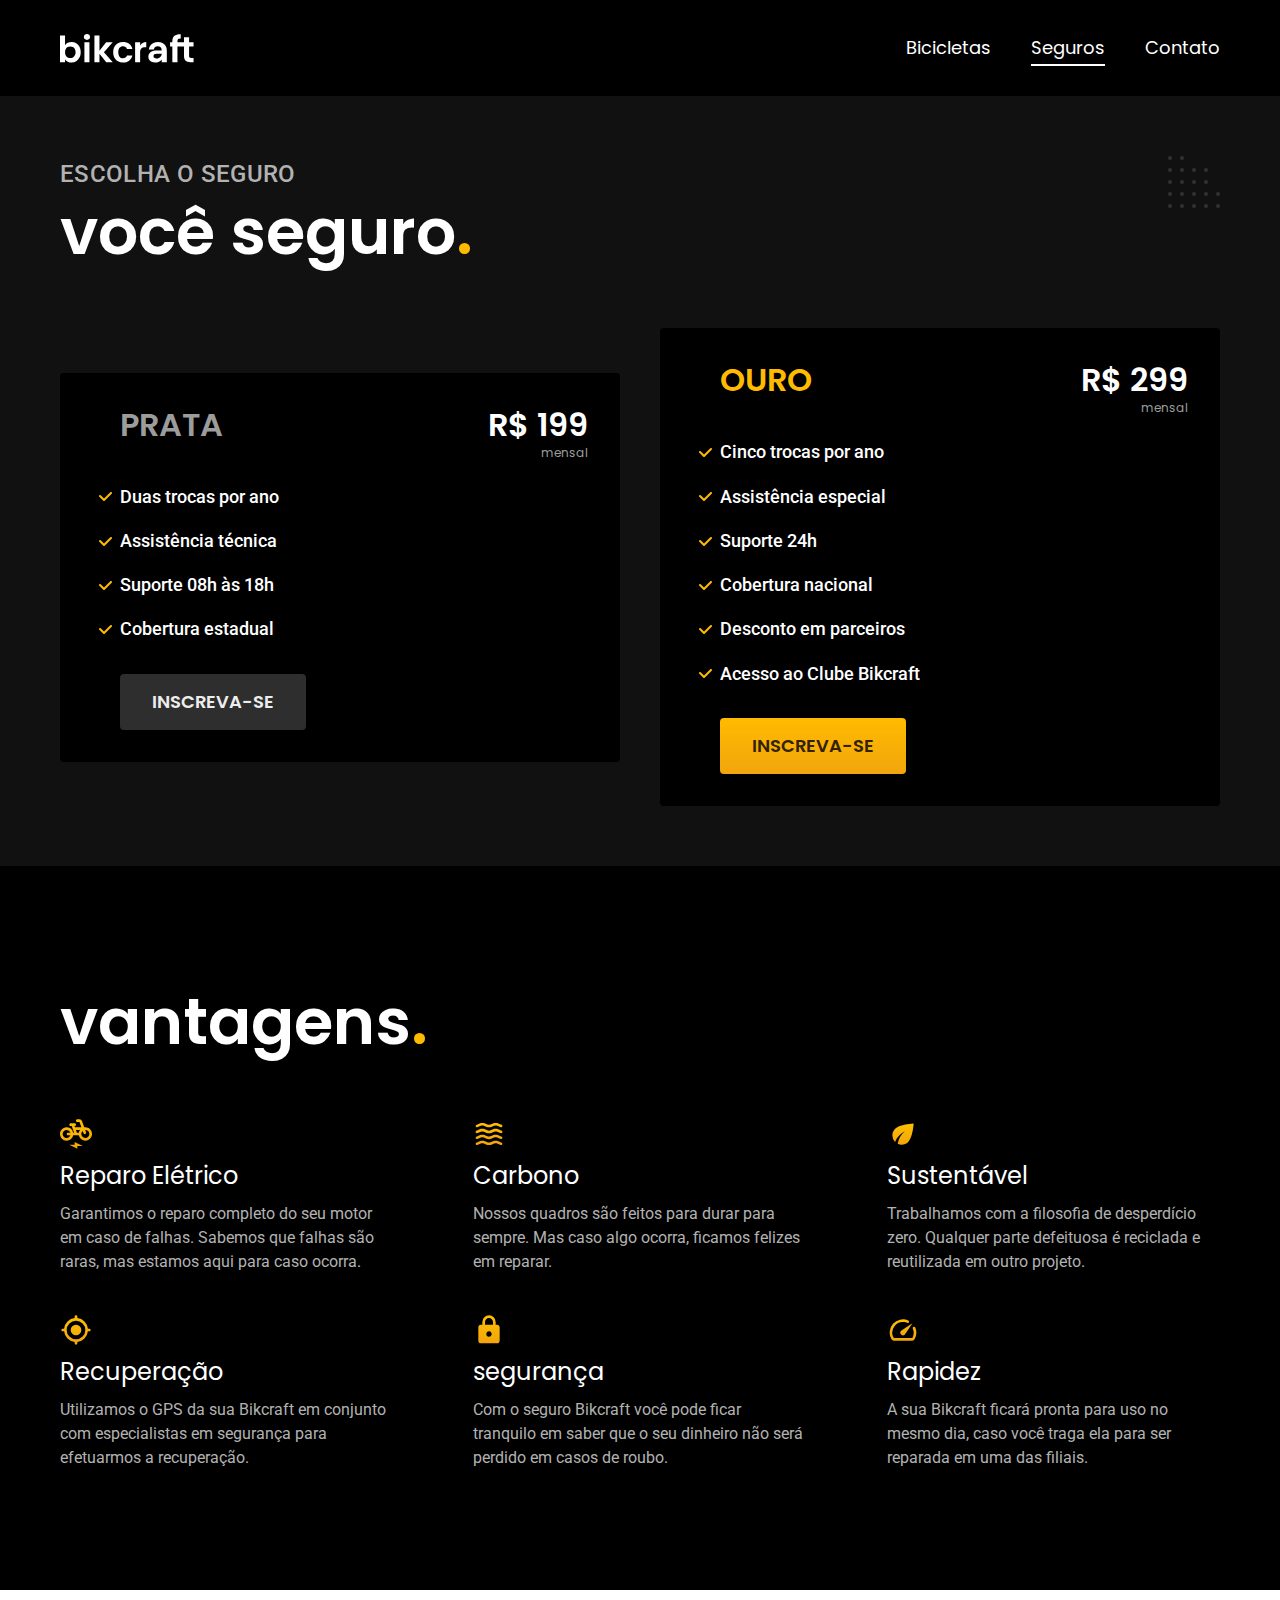
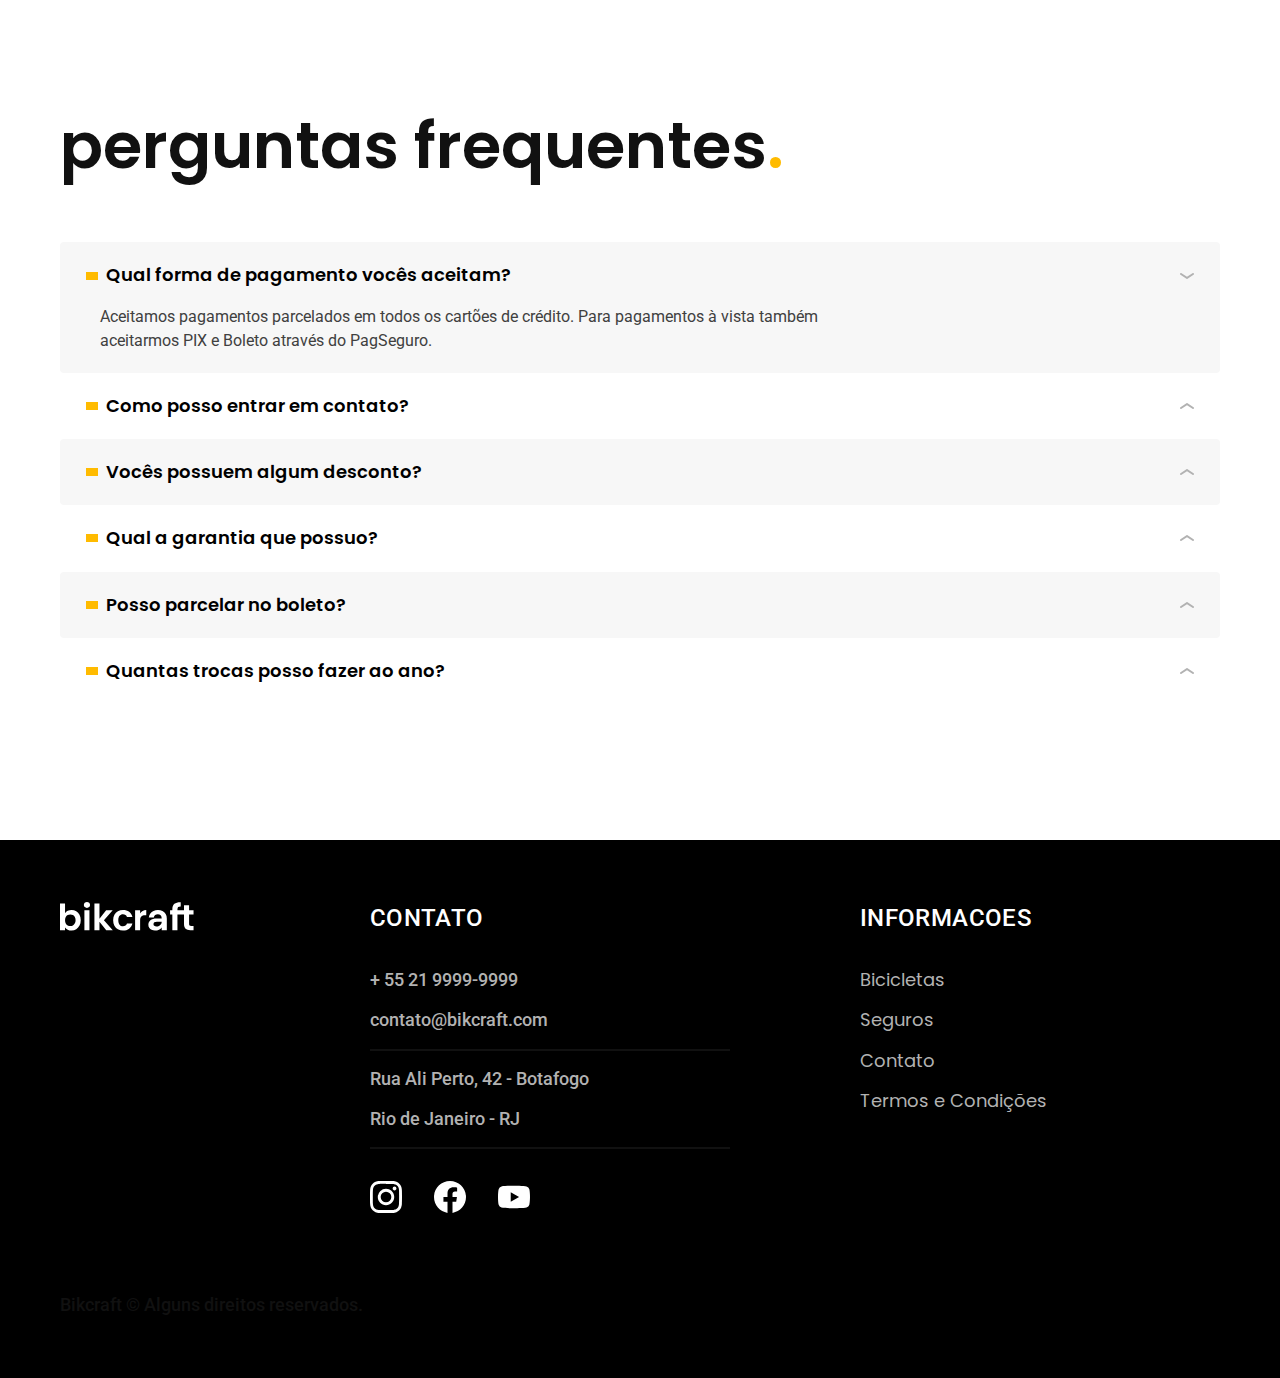
<file: seguros.html>
<!DOCTYPE html>

<html lang="pt-br">

<head>
  <meta charset="UTF-8">
  <meta name="viewport" content="width=device-width, initial-scale=1.0">

  <title>Seguros | Bikcraft</title>
  <meta name="description" content="Seguros">

  <link rel="icon" href="./favicon.svg" type="image/svg+xml">
  <link rel="preload" href="./css/style.min.css" as="style">
  <link rel="stylesheet" href="./css/style.min.css">

  <link rel="preconnect" href="https://fonts.googleapis.com">
  <link rel="preconnect" href="https://fonts.gstatic.com" crossorigin>
  <link href="https://fonts.googleapis.com/css2?family=Merriweather:ital,wght@1,900&family=Poppins:wght@400;600&family=Roboto:wght@400;500&display=swap" rel="stylesheet">

  <script>document.documentElement.classList.add('js');</script>
</head>

<body id="seguros">
  <header class="header-bg">
    <div class="header container">
      <a href="./">
        <img src="./img/bikcraft.svg" alt="Bikcraft">
      </a>

      <nav aria-label="primaria">
        <ul class="header-menu font-1-m cor-0">
          <li><a href="./bicicletas.html">Bicicletas</a></li>
          <li><a href="./seguros.html">Seguros</a></li>
          <li><a href="./contato.html">Contato</a></li>
        </ul>
      </nav>
    </div>
  </header>

  <main class="seguros-bg">
    <div class="titulo-bg">
      <div class="titulo container">
        <p class="font-2-l-b cor-5">Escolha o seguro</p>
        <h1 class="font-1-xxl cor-0">você seguro<span class="cor-p1">.</span></h1>
      </div>
    </div>

    <div class="seguros container">
      <div class="seguros-item fadeInLeft" data-anime="200">
        <h3 class="font-1-xl cor-6">PRATA</h3>
        <span class="font-1-xl cor-0">R$ 199 <span class="font-1-xs cor-6">mensal</span></span>
        <ul class="font-2-m cor-0">
          <li>Duas trocas por ano</li>
          <li>Assistência técnica</li>
          <li>Suporte 08h às 18h</li>
          <li>Cobertura estadual</li>
        </ul>
        <a class="botao secundario" href="./orcamento.html?tipo=seguro&produto=prata">Inscreva-se</a>
      </div>

      <div class="seguros-item fadeInRight" data-anime="400">
        <h3 class="font-1-xl cor-p1">OURO</h3>
        <span class="font-1-xl cor-0">R$ 299 <span class="font-1-xs cor-6">mensal</span></span>
        <ul class="font-2-m cor-0">
          <li>Cinco trocas por ano</li>
          <li>Assistência especial</li>
          <li>Suporte 24h</li>
          <li>Cobertura nacional</li>
          <li>Desconto em parceiros</li>
          <li>Acesso ao Clube Bikcraft</li>
        </ul>
        <a class="botao" href="./orcamento.html?tipo=seguro&produto=ouro">Inscreva-se</a>
      </div>
    </div>
  </main>

  <article class="vantagens-bg">
    <div class="vantagens container">
      <h2 class="font-1-xxl cor-0">vantagens<span class="cor-p1">.</span></h2>
      <ul>
        <li>
          <img src="./img/icones/eletrica.svg" alt="">
          <h3 class="font-1-l cor-0">Reparo Elétrico</h3>
          <p class="font-2-s cor-5">Garantimos o reparo completo do seu motor em caso de falhas. Sabemos que falhas são raras, mas estamos aqui para caso ocorra.</p>
        </li>
        <li>
          <img src="./img/icones/carbono.svg" alt="">
          <h3 class="font-1-l cor-0">Carbono</h3>
          <p class="font-2-s cor-5">Nossos quadros são feitos para durar para sempre. Mas caso algo ocorra, ficamos felizes em reparar.</p>
        </li>
        <li>
          <img src="./img/icones/sustentavel.svg" alt="">
          <h3 class="font-1-l cor-0">Sustentável</h3>
          <p class="font-2-s cor-5">Trabalhamos com a filosofia de desperdício zero. Qualquer parte defeituosa é reciclada e reutilizada em outro projeto.</p>
        </li>
        <li>
          <img src="./img/icones/rastreador.svg" alt="">
          <h3 class="font-1-l cor-0">Recuperação</h3>
          <p class="font-2-s cor-5">Utilizamos o GPS da sua Bikcraft em conjunto com especialistas em segurança para efetuarmos a recuperação.</p>
        </li>
        <li>
          <img src="./img/icones/seguro.svg" alt="">
          <h3 class="font-1-l cor-0">segurança</h3>
          <p class="font-2-s cor-5">Com o seguro Bikcraft você pode ficar tranquilo em saber que o seu dinheiro não será perdido em casos de roubo.</p>
        </li>
        <li>
          <img src="./img/icones/velocidade.svg" alt="">
          <h3 class="font-1-l cor-0">Rapidez</h3>
          <p class="font-2-s cor-5">A sua Bikcraft ficará pronta para uso no mesmo dia, caso você traga ela para ser reparada em uma das filiais.</p>
        </li>
      </ul>
    </div>
  </article>

  <article class="perguntas container">
    <h2 class="font-1-xxl">perguntas frequentes<span class="cor-p1">.</span></h2>

    <dl>
      <div>
        <dt><button class="font-1-m-b" aria-controls="pergunta1" aria-expanded="true">Qual forma de pagamento vocês aceitam?</button></dt>
        <dd id="pergunta1" class="font-2-s cor-9 ativa">Aceitamos pagamentos parcelados em todos os cartões de crédito. Para pagamentos à vista também aceitarmos PIX e Boleto através do PagSeguro.</dd>
      </div>
      <div>
        <dt><button class="font-1-m-b" aria-controls="pergunta2" aria-expanded="false">Como posso entrar em contato?</button></dt>
        <dd id="pergunta2" class="font-2-s cor-9">Aceitamos pagamentos parcelados em todos os cartões de crédito. Para pagamentos à vista também aceitarmos PIX e Boleto através do PagSeguro.</dd>
      </div>
      <div>
        <dt><button class="font-1-m-b" aria-controls="pergunta3" aria-expanded="false">Vocês possuem algum desconto?</button></dt>
        <dd id="pergunta3" class="font-2-s cor-9">Aceitamos pagamentos parcelados em todos os cartões de crédito. Para pagamentos à vista também aceitarmos PIX e Boleto através do PagSeguro.</dd>
      </div>
      <div>
        <dt><button class="font-1-m-b" aria-controls="pergunta4" aria-expanded="false">Qual a garantia que possuo?</button></dt>
        <dd id="pergunta4" class="font-2-s cor-9">Aceitamos pagamentos parcelados em todos os cartões de crédito. Para pagamentos à vista também aceitarmos PIX e Boleto através do PagSeguro.</dd>
      </div>
      <div>
        <dt><button class="font-1-m-b" aria-controls="pergunta5" aria-expanded="false">Posso parcelar no boleto?</button></dt>
        <dd id="pergunta5" class="font-2-s cor-9">Aceitamos pagamentos parcelados em todos os cartões de crédito. Para pagamentos à vista também aceitarmos PIX e Boleto através do PagSeguro.</dd>
      </div>
      <div>
        <dt><button class="font-1-m-b" aria-controls="pergunta6" aria-expanded="false">Quantas trocas posso fazer ao ano?</button></dt>
        <dd id="pergunta6" class="font-2-s cor-9">Aceitamos pagamentos parcelados em todos os cartões de crédito. Para pagamentos à vista também aceitarmos PIX e Boleto através do PagSeguro.</dd>
      </div>
    </dl>

  </article>

  <footer class="footer-bg">
    <div class="footer container">
      <img src="./img/bikcraft.svg" alt="Bikcraft">
      <div class="footer-contato">
        <h3 class="font-2-l-b cor-0">Contato</h3>
        <ul class="font-2-m cor-5">
          <li><a href="tel:+552199999999">+ 55 21 9999-9999</a></li>
          <li><a href="mailto:contato@bikcraft.com">contato@bikcraft.com</a></li>
          <li>Rua Ali Perto, 42 - Botafogo</li>
          <li>Rio de Janeiro - RJ</li>
        </ul>
        <div class="footer-redes">
          <a href="./">
            <img src="./img/redes/instagram.svg" alt="Instagram">
          </a>
          <a href="./">
            <img src="./img/redes/facebook.svg" alt="Facebook">
          </a>
          <a href="./">
            <img src="./img/redes/youtube.svg" alt="Youtube">
          </a>
        </div>
      </div>
      <div class="footer-informacoes">
        <h3 class="font-2-l-b cor-0">Informacoes</h3>
        <nav>
          <ul class="font-1-m cor-5">
            <li><a href="./bicicletas.html">Bicicletas</a></li>
            <li><a href="./seguros.html">Seguros</a></li>
            <li><a href="./contato.html">Contato</a></li>
            <li><a href="./termos.html">Termos e Condições</a></li>
          </ul>
        </nav>
      </div>
      <p class="footer-copy font-2-m cor-06">Bikcraft © Alguns direitos reservados.</p>
    </div>

  </footer>
  <script src="./js/plugins/simple-anime.js"></script>
  <script src="./js/script.js"></script>
</body>

</html>
</file>
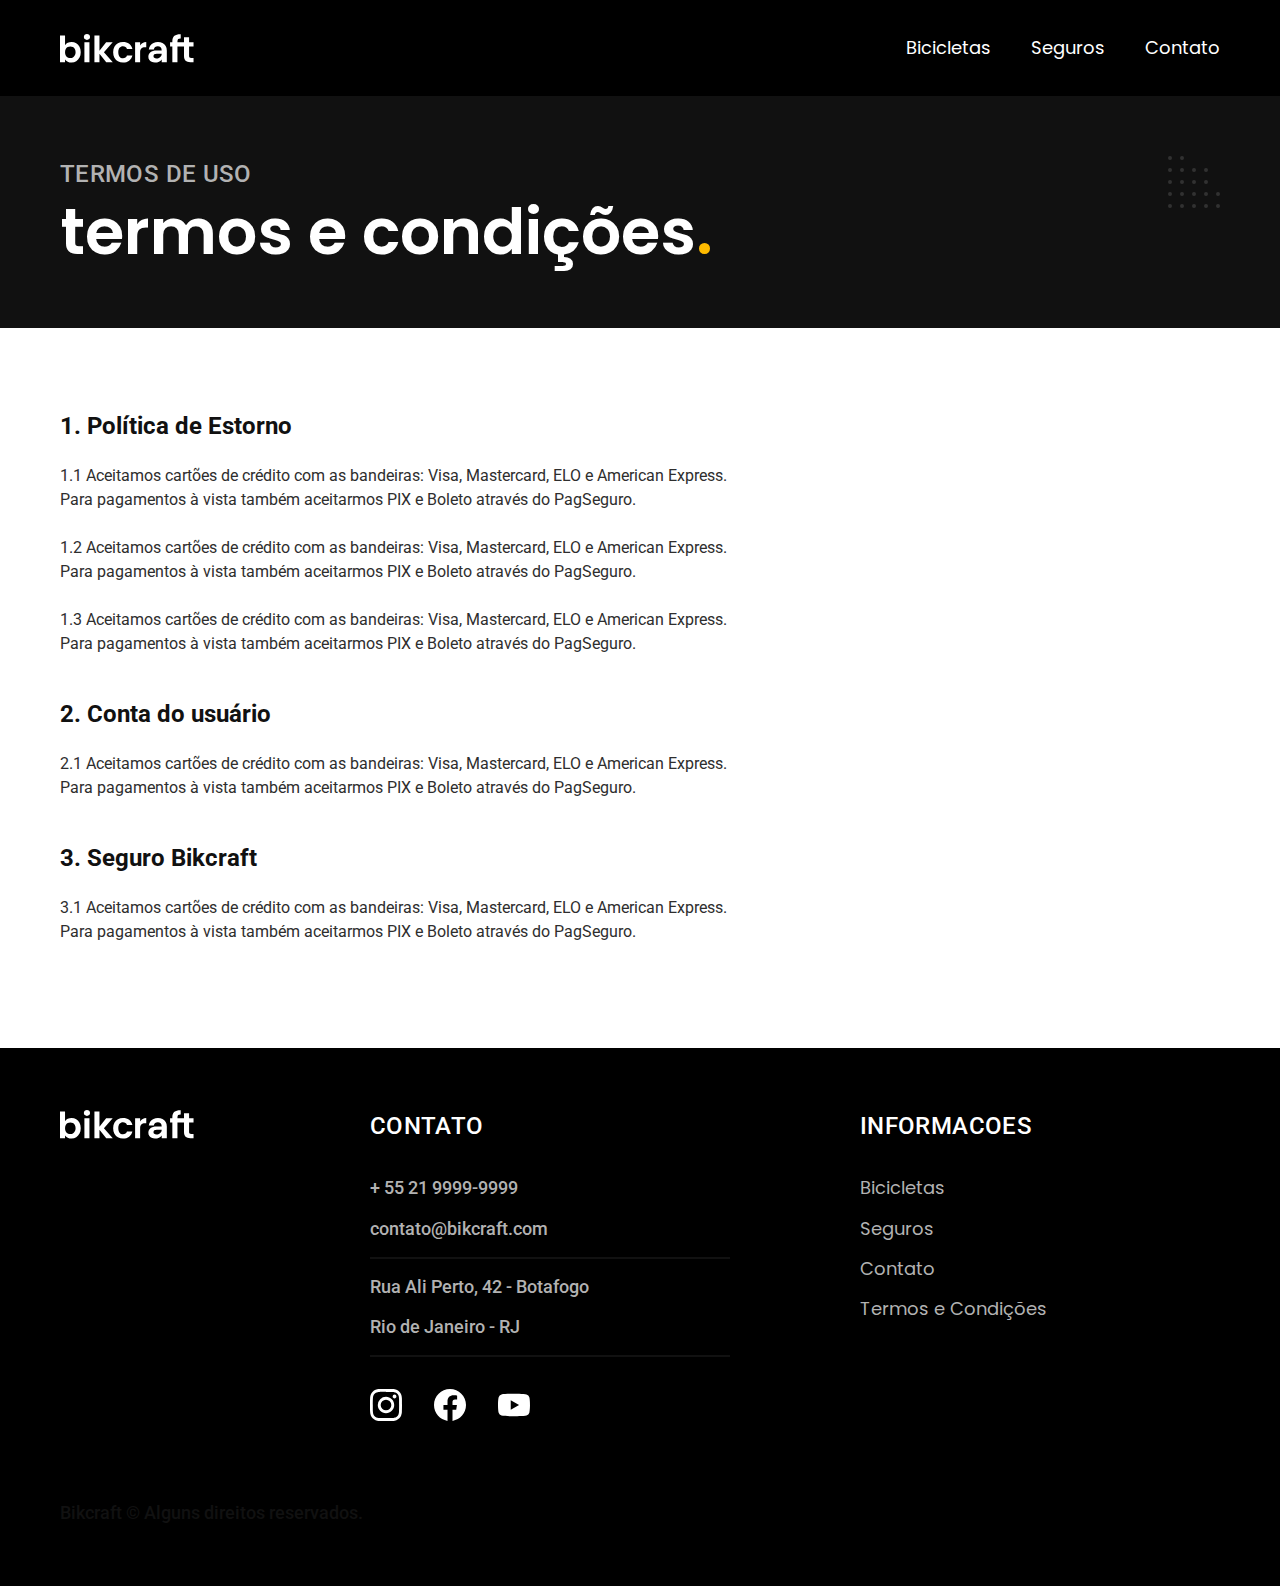
<file: termos.html>
<!DOCTYPE html>

<html lang="pt-br">

<head>
  <meta charset="UTF-8">
  <meta name="viewport" content="width=device-width, initial-scale=1.0">

  <title>Termos e Condições | Bikcraft</title>
  <meta name="description" content="Termos e Condições">

  <link rel="icon" href="./favicon.svg" type="image/svg+xml">
  <link rel="preload" href="./css/style.min.css" as="style">
  <link rel="stylesheet" href="./css/style.min.css">

  <link rel="preconnect" href="https://fonts.googleapis.com">
  <link rel="preconnect" href="https://fonts.gstatic.com" crossorigin>
  <link href="https://fonts.googleapis.com/css2?family=Merriweather:ital,wght@1,900&family=Poppins:wght@400;600&family=Roboto:wght@400;500&display=swap" rel="stylesheet">

  <script>document.documentElement.classList.add('js');</script>
</head>

<body id="termos">
  <header class="header-bg">
    <div class="header container">
      <a href="./">
        <img src="./img/bikcraft.svg" alt="Bikcraft">
      </a>

      <nav aria-label="primaria">
        <ul class="header-menu font-1-m cor-0">
          <li><a href="./bicicletas.html">Bicicletas</a></li>
          <li><a href="./seguros.html">Seguros</a></li>
          <li><a href="./contato.html">Contato</a></li>
        </ul>
      </nav>
    </div>
  </header>

  <main>
    <div class="titulo-bg">
      <div class="titulo container">
        <p class="font-2-l-b cor-5">Termos de uso</p>
        <h1 class="font-1-xxl cor-0">termos e condições<span class="cor-p1">.</span></h1>
      </div>
    </div>

    <div class="termos font-2-s cor-10 container">
      <h2 class="cor-11">1. Política de Estorno</h2>
      <p>1.1 Aceitamos cartões de crédito com as bandeiras: Visa, Mastercard, ELO e American Express. Para pagamentos à vista também aceitarmos PIX e Boleto através do PagSeguro.</p>
      <p>1.2 Aceitamos cartões de crédito com as bandeiras: Visa, Mastercard, ELO e American Express. Para pagamentos à vista também aceitarmos PIX e Boleto através do PagSeguro.</p>
      <p>1.3 Aceitamos cartões de crédito com as bandeiras: Visa, Mastercard, ELO e American Express. Para pagamentos à vista também aceitarmos PIX e Boleto através do PagSeguro.</p>
      <h2 class="cor-11">2. Conta do usuário</h2>
      <p>2.1 Aceitamos cartões de crédito com as bandeiras: Visa, Mastercard, ELO e American Express. Para pagamentos à vista também aceitarmos PIX e Boleto através do PagSeguro.</p>
      <h2 class="cor-11">3. Seguro Bikcraft</h2>
      <p>3.1 Aceitamos cartões de crédito com as bandeiras: Visa, Mastercard, ELO e American Express. Para pagamentos à vista também aceitarmos PIX e Boleto através do PagSeguro.</p>

    </div>
  </main>

  <footer class="footer-bg">
    <div class="footer container">
      <img src="./img/bikcraft.svg" alt="Bikcraft">
      <div class="footer-contato">
        <h3 class="font-2-l-b cor-0">Contato</h3>
        <ul class="font-2-m cor-5">
          <li><a href="tel:+552199999999">+ 55 21 9999-9999</a></li>
          <li><a href="mailto:contato@bikcraft.com">contato@bikcraft.com</a></li>
          <li>Rua Ali Perto, 42 - Botafogo</li>
          <li>Rio de Janeiro - RJ</li>
        </ul>
        <div class="footer-redes">
          <a href="./">
            <img src="./img/redes/instagram.svg" alt="Instagram">
          </a>
          <a href="./">
            <img src="./img/redes/facebook.svg" alt="Facebook">
          </a>
          <a href="./">
            <img src="./img/redes/youtube.svg" alt="Youtube">
          </a>
        </div>
      </div>
      <div class="footer-informacoes">
        <h3 class="font-2-l-b cor-0">Informacoes</h3>
        <nav>
          <ul class="font-1-m cor-5">
            <li><a href="./bicicletas.html">Bicicletas</a></li>
            <li><a href="./seguros.html">Seguros</a></li>
            <li><a href="./contato.html">Contato</a></li>
            <li><a href="./termos.html">Termos e Condições</a></li>
          </ul>
        </nav>
      </div>
      <p class="footer-copy font-2-m cor-06">Bikcraft © Alguns direitos reservados.</p>
    </div>

  </footer>
  <script src="./js/script.js"></script>
</body>

</html>
</file>
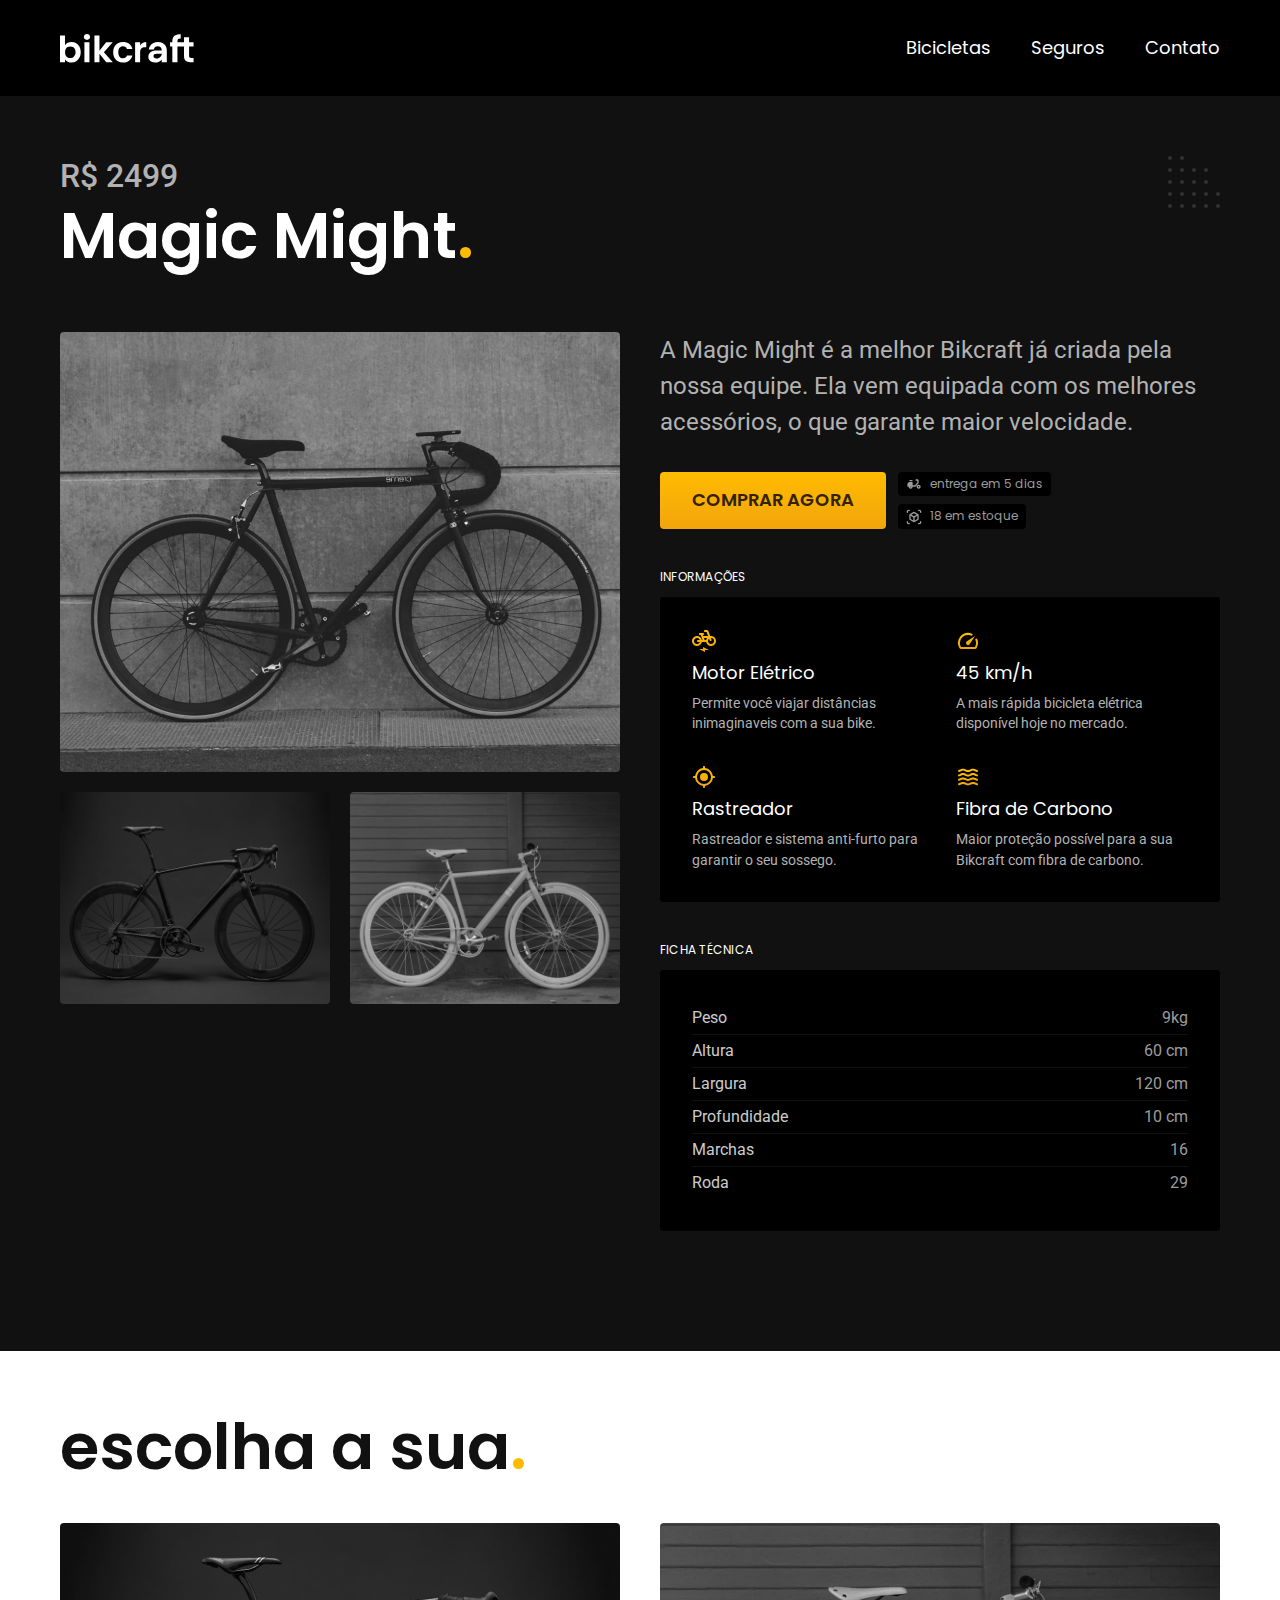
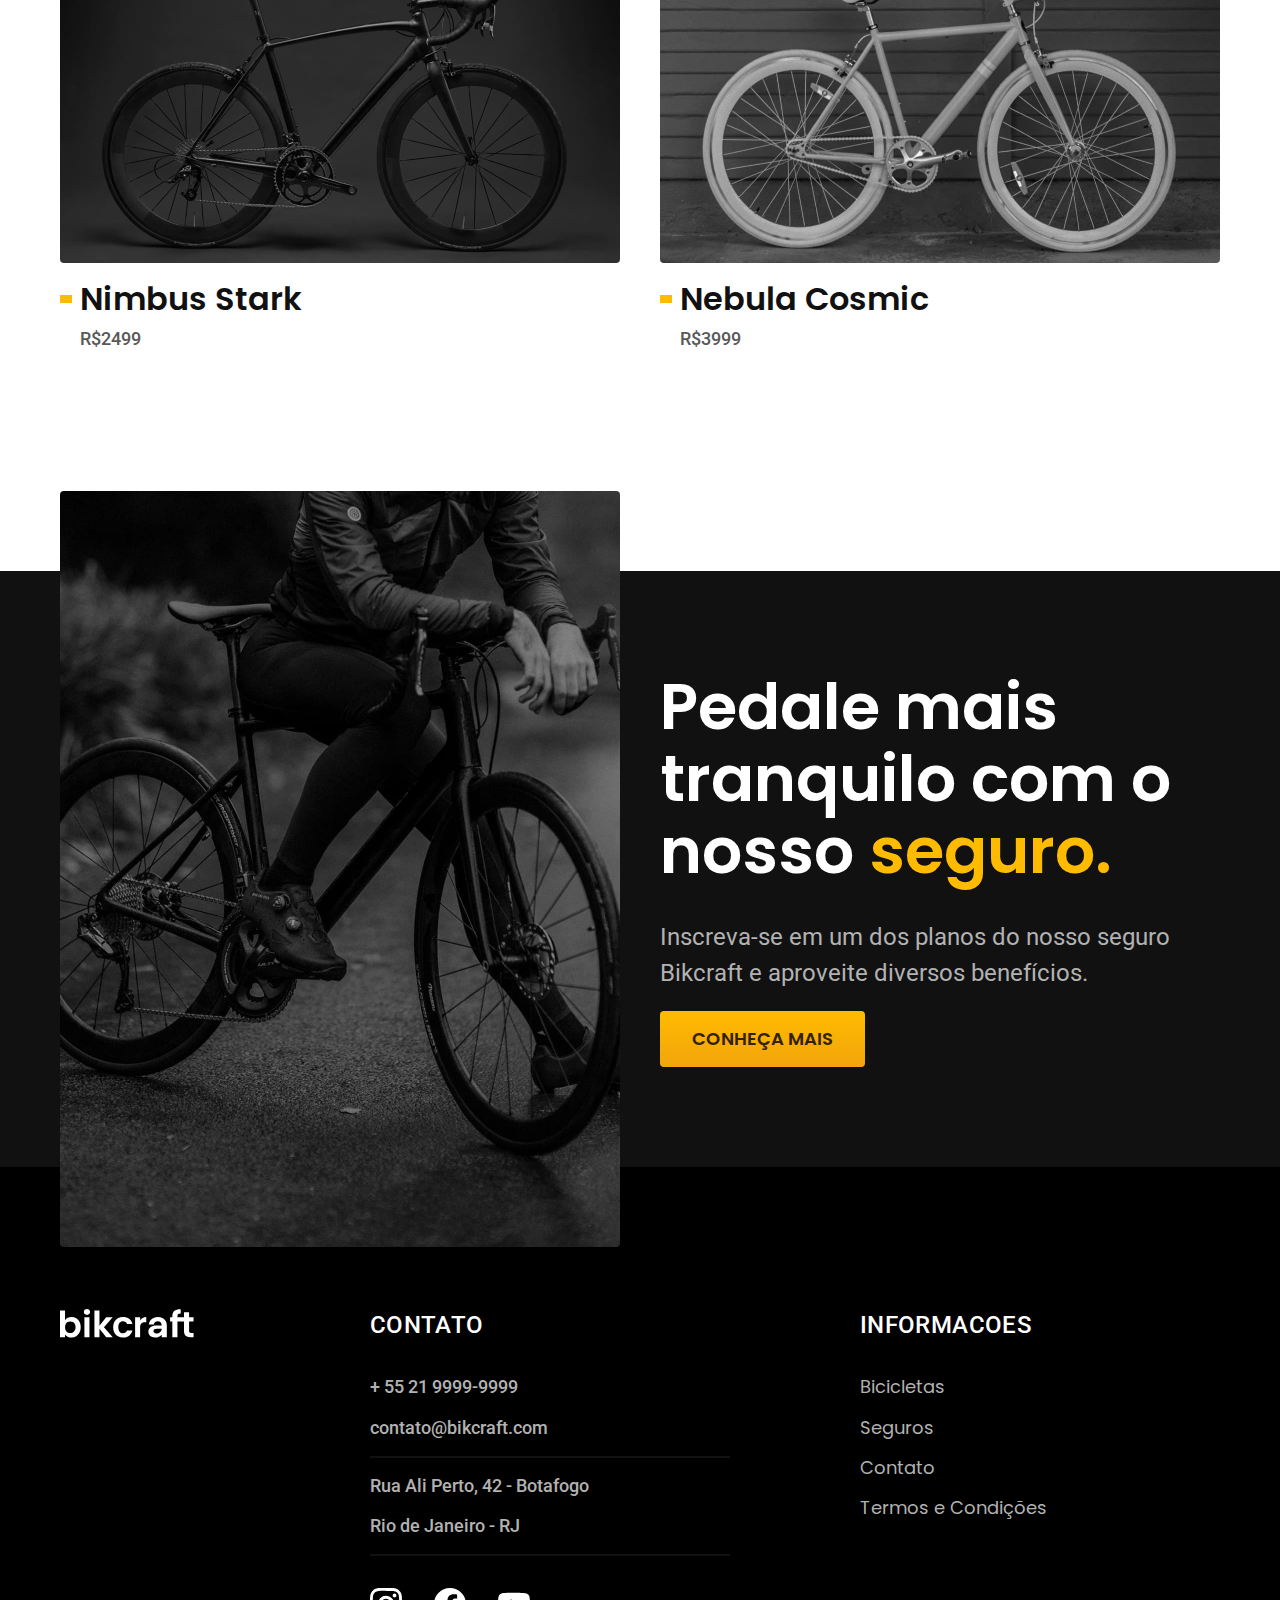
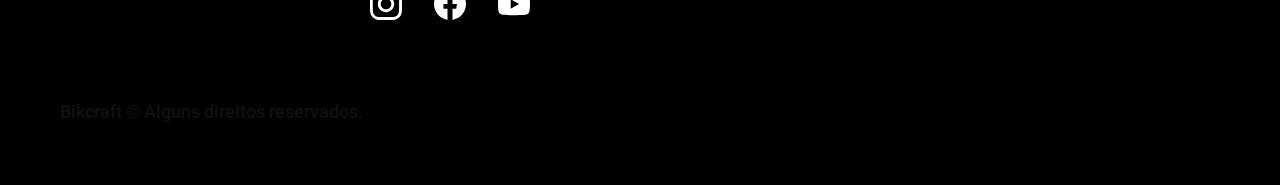
<file: bicicletas/magic.html>
<!DOCTYPE html>

<html lang="pt-br">

<head>
  <meta charset="UTF-8">
  <meta name="viewport" content="width=device-width, initial-scale=1.0">

  <title>Magic | Bikcraft</title>
  <meta name="description" content="Magic">

  <link rel="icon" href="../favicon.svg" type="image/svg+xml">
  <link rel="preload" href="../css/style.min.css" as="style">
  <link rel="stylesheet" href="../css/style.min.css">

  <link rel="preconnect" href="https://fonts.googleapis.com">
  <link rel="preconnect" href="https://fonts.gstatic.com" crossorigin>
  <link href="https://fonts.googleapis.com/css2?family=Merriweather:ital,wght@1,900&family=Poppins:wght@400;600&family=Roboto:wght@400;500&display=swap" rel="stylesheet">

  <script>document.documentElement.classList.add('js');</script>
</head>

<body id="bicicleta">
  <header class="header-bg">
    <div class="header container">
      <a href="../">
        <img src="../img/bikcraft.svg" alt="Bikcraft">
      </a>

      <nav aria-label="primaria">
        <ul class="header-menu font-1-m cor-0">
          <li><a href="../bicicletas.html">Bicicletas</a></li>
          <li><a href="../seguros.html">Seguros</a></li>
          <li><a href="../contato.html">Contato</a></li>
        </ul>
      </nav>
    </div>
  </header>

  <main class="titulo-bg">
    <div>
      <div class="titulo container">
        <p class="font-2-xl cor-5">R$ 2499</p>
        <h1 class="font-1-xxl cor-0">Magic Might<span class="cor-p1">.</span></h1>
      </div>
    </div>
    <div class="bicicleta container">
      <div class="bicicleta-imagens">
        <img src="../img/bicicleta/nimbus2.jpg" alt="Bicicleta3">
        <img src="../img/bicicleta/nimbus1.jpg" alt="Bicicleta3">
        <img src="../img/bicicleta/nimbus3.jpg" alt="Bicicleta3">
      </div>
      <div class="bicicleta-conteudo">
        <p class="font-2-l cor-5">A Magic Might é a melhor Bikcraft já criada pela nossa equipe. Ela vem equipada com os melhores acessórios, o que garante maior velocidade.</p>
        <div class="bicicleta-comprar">
          <a class="botao" href="../orcamento.html?tipo=bikcraft&produto=magic">Comprar Agora</a>
          <span class="font-1-xs cor-6"><img src="../img/icones/entrega.svg" alt="">entrega em 5 dias</span>
          <span class="font-1-xs cor-6"><img src="../img/icones/estoque.svg" alt="">18 em estoque</span>
        </div>

        <h2 class="font-1-xs cor-0">Informações</h2>
        <ul class="bicicleta-informacoes">
          <li>
            <img src="../img/icones/eletrica.svg" alt="">
            <h3 class="font-1-m cor-0">Motor Elétrico</h3>
            <p class="font-2-xs cor-5">Permite você viajar distâncias inimaginaveis com a sua bike.</p>
          </li>
          <li>
            <img src="../img/icones/velocidade.svg" alt="">
            <h3 class="font-1-m cor-0">45 km/h</h3>
            <p class="font-2-xs cor-5">A mais rápida bicicleta elétrica disponível hoje no mercado.</p>
          </li>
          <li>
            <img src="../img/icones/rastreador.svg" alt="">
            <h3 class="font-1-m cor-0">Rastreador</h3>
            <p class="font-2-xs cor-5">Rastreador e sistema anti-furto para garantir o seu sossego.</p>
          </li>
          <li>
            <img src="../img/icones/carbono.svg" alt="">
            <h3 class="font-1-m cor-0">Fibra de Carbono</h3>
            <p class="font-2-xs cor-5">Maior proteção possível para a sua Bikcraft com fibra de carbono.</p>
          </li>
        </ul>
        <h2 class="font-1-xs cor-0">Ficha técnica</h2>
        <ul class="bicicleta-ficha font-2-s cor-4">
          <li>Peso <span>9kg</span></li>
          <li>Altura <span>60 cm</span></li>
          <li>Largura <span>120 cm</span></li>
          <li>Profundidade <span>10 cm</span></li>
          <li>Marchas <span>16</span></li>
          <li>Roda <span>29</span></li>
        </ul>
      </div>
    </div>
  </main>

  <article class="bicicletas-lista container">
    <h2 class=" font-1-xxl">escolha a sua<span class="cor-p1">.</span></h2>

    <ul>
      <li>
        <a href="./nimbus.html">
          <img src="../img/bicicletas/nimbus.jpg" alt="Bicicleta preta">
          <h3 class="font-1-xl">Nimbus Stark</h3>
          <span class="font-2-m cor-8">R$2499</span>
        </a>
      </li>
      <li>
        <a href="./nebula.html">
          <img src="../img/bicicletas/nebula.jpg" alt="Bicicleta branca">
          <h3 class="font-1-xl">Nebula Cosmic</h3>
          <span class="font-2-m cor-8">R$3999</span>
        </a>
      </li>
    </ul>
  </article>
  <article class="seguro-bg">
    <div class="seguro container">
      <div class="seguro-imagem">
        <img src="../img/fotos/seguros.jpg" alt="Pessoa para em cima de uma bicicleta">
      </div>
      <div class="seguro-conteudo">
        <h2 class="font-1-xxl cor-0">Pedale mais tranquilo com o nosso <span class="cor-p1">seguro.</span></h2>
        <p class="font-2-l cor-5">Inscreva-se em um dos planos do nosso seguro Bikcraft e aproveite diversos benefícios.</p>
        <a class="botao" href="../seguros.html">Conheça Mais</a>
      </div>
    </div>
  </article>

  <footer class="footer-bg">
    <div class="footer container">
      <img src="../img/bikcraft.svg" alt="Bikcraft">
      <div class="footer-contato">
        <h3 class="font-2-l-b cor-0">Contato</h3>
        <ul class="font-2-m cor-5">
          <li><a href="tel:+552199999999">+ 55 21 9999-9999</a></li>
          <li><a href="mailto:contato@bikcraft.com">contato@bikcraft.com</a></li>
          <li>Rua Ali Perto, 42 - Botafogo</li>
          <li>Rio de Janeiro - RJ</li>
        </ul>
        <div class="footer-redes">
          <a href="../">
            <img src="../img/redes/instagram.svg" alt="Instagram">
          </a>
          <a href="../">
            <img src="../img/redes/facebook.svg" alt="Facebook">
          </a>
          <a href="../">
            <img src="../img/redes/youtube.svg" alt="Youtube">
          </a>
        </div>
      </div>
      <div class="footer-informacoes">
        <h3 class="font-2-l-b cor-0">Informacoes</h3>
        <nav>
          <ul class="font-1-m cor-5">
            <li><a href="../bicicletas.html">Bicicletas</a></li>
            <li><a href="../seguros.html">Seguros</a></li>
            <li><a href="../contato.html">Contato</a></li>
            <li><a href="../termos.html">Termos e Condições</a></li>
          </ul>
        </nav>
      </div>
      <p class="footer-copy font-2-m cor-06">Bikcraft © Alguns direitos reservados.</p>
    </div>

  </footer>
  <script src="../js/script.js"></script>
</body>

</html>
</file>
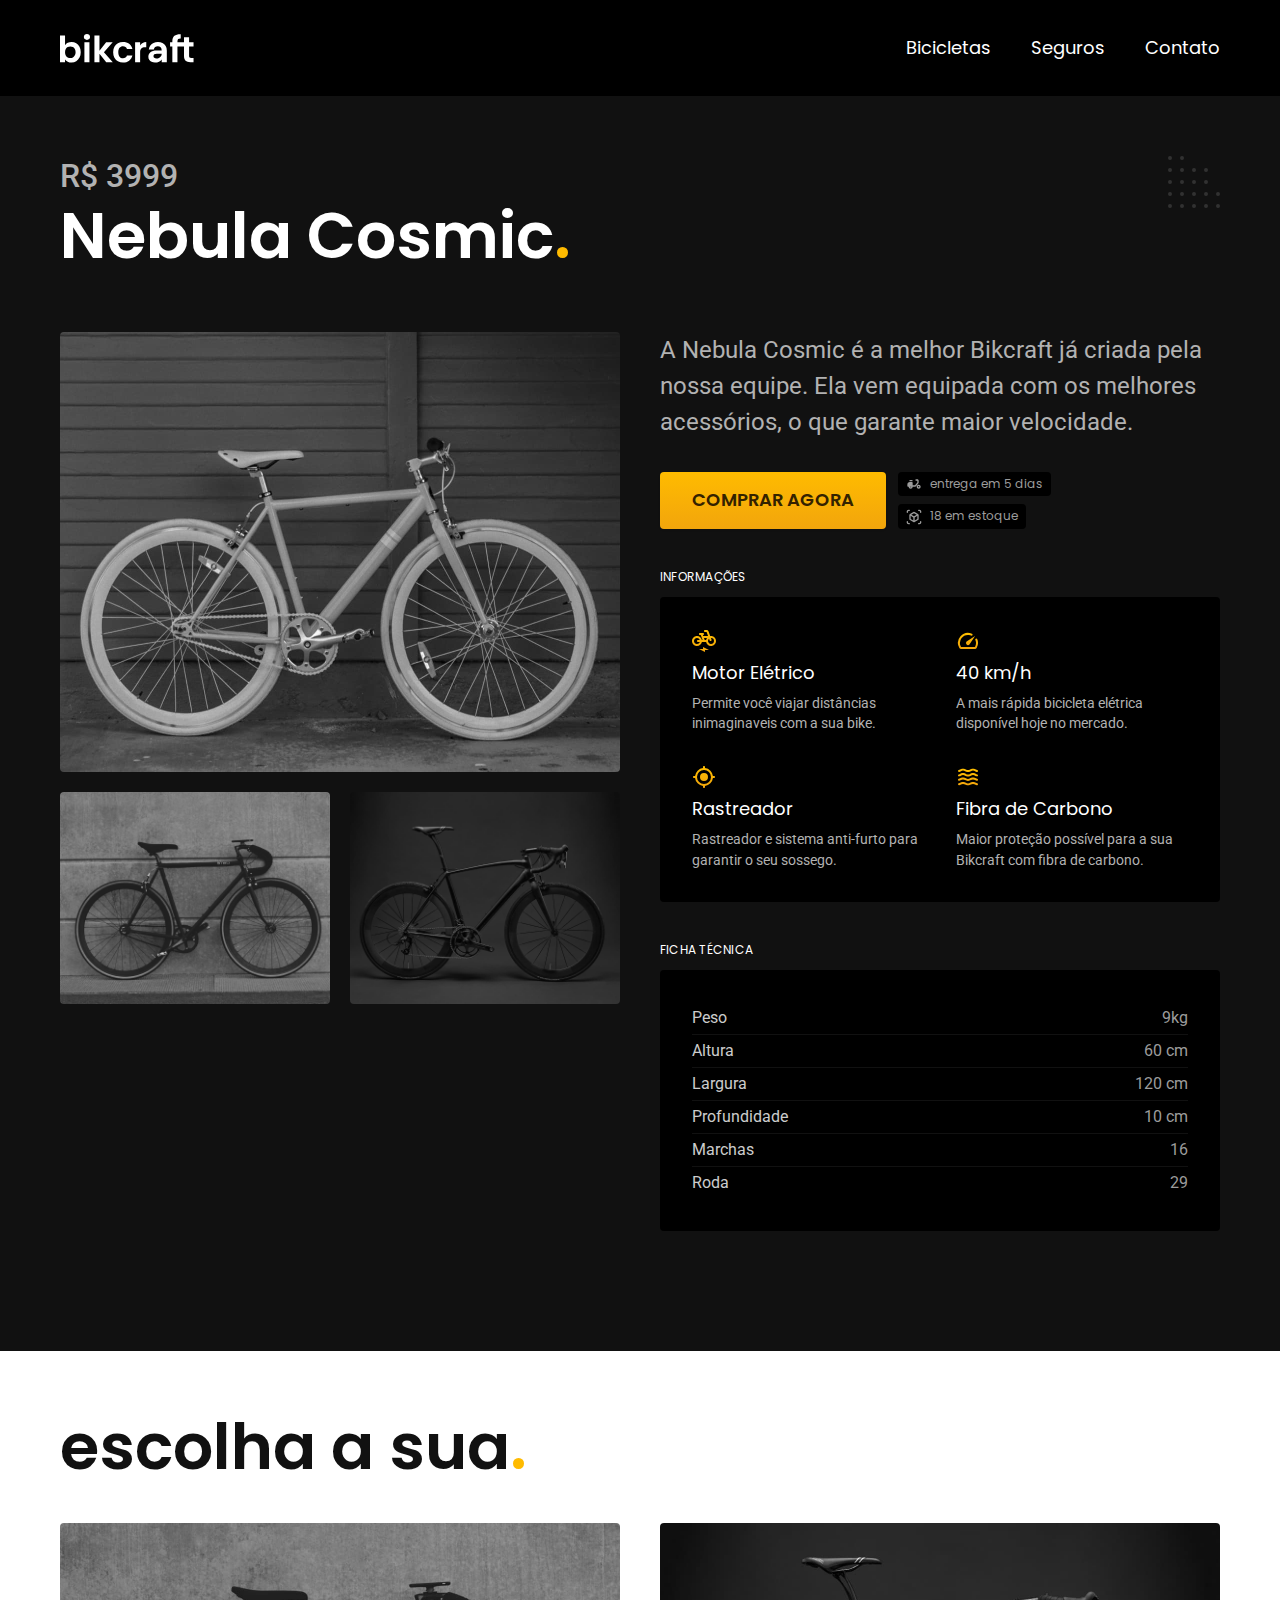
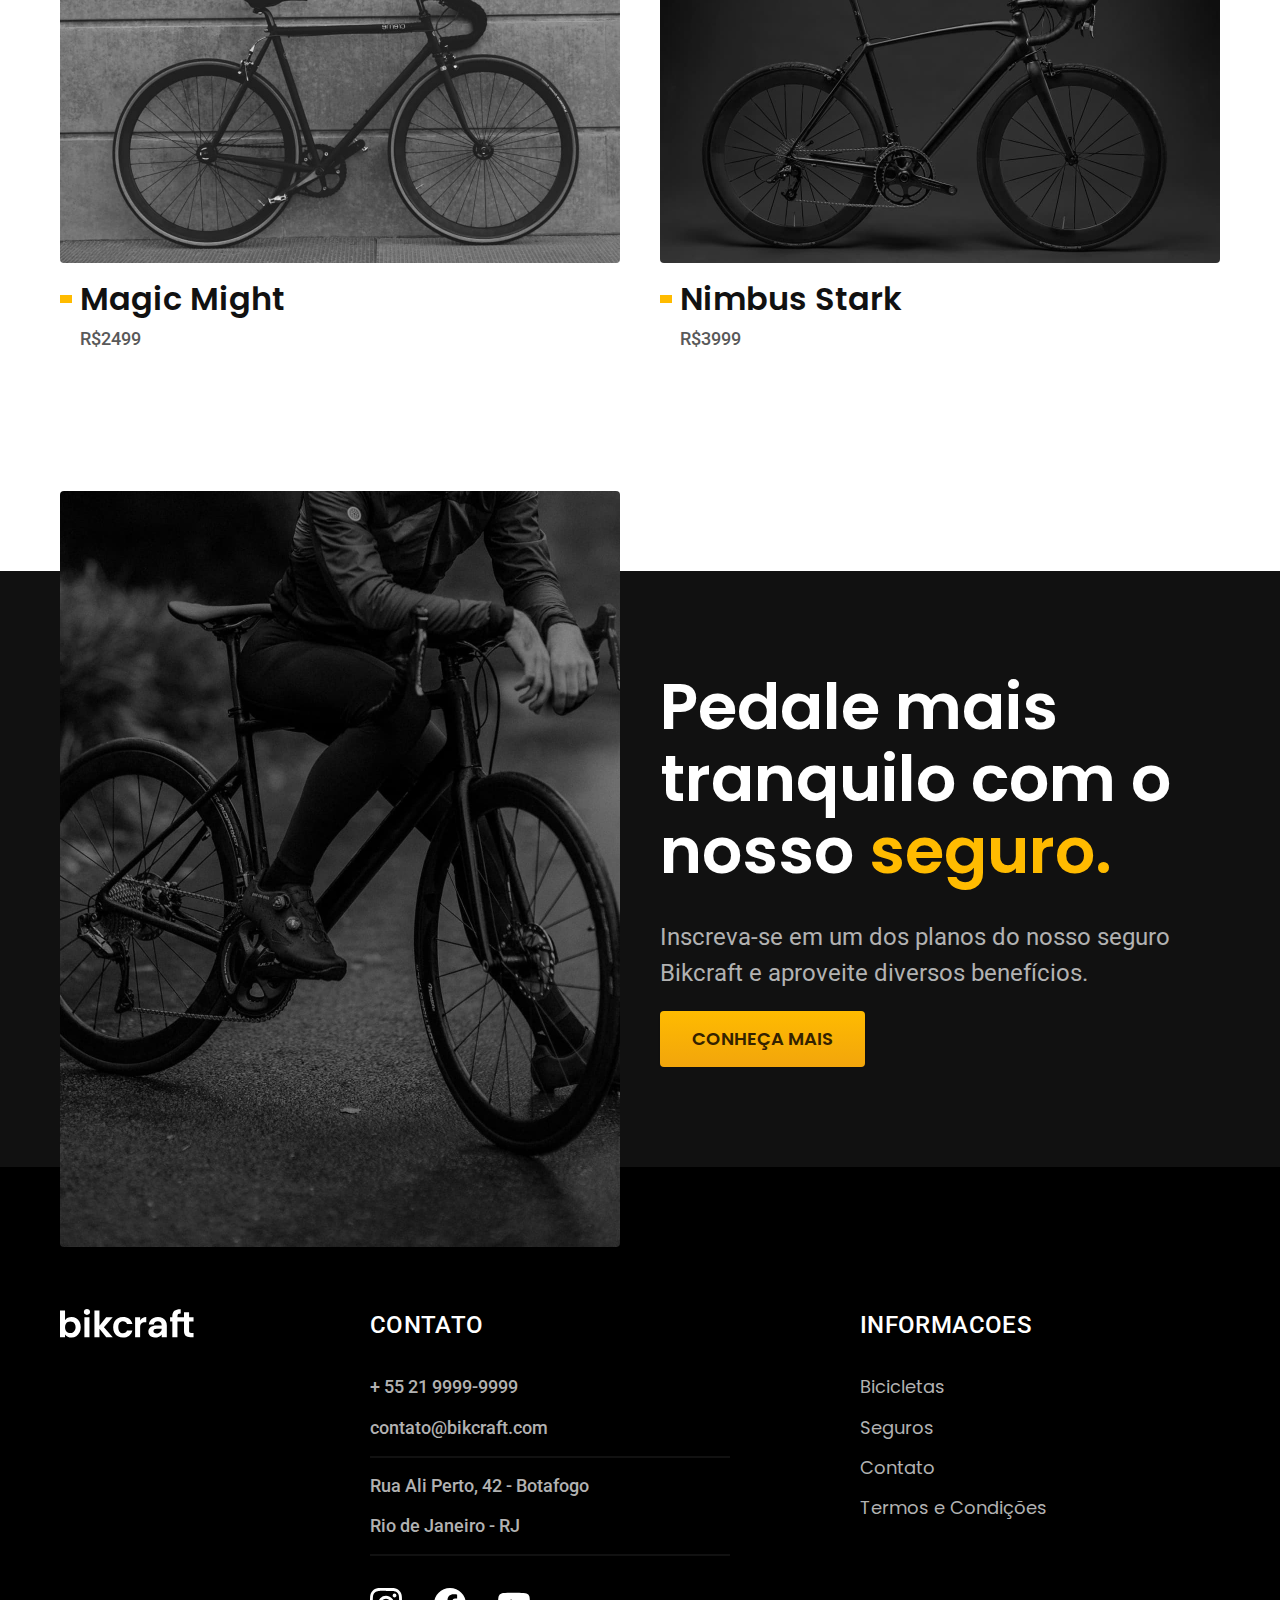
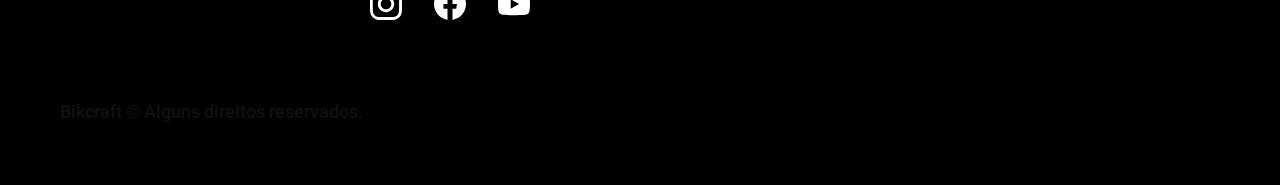
<file: bicicletas/nebula.html>
<!DOCTYPE html>

<html lang="pt-br">

<head>
  <meta charset="UTF-8">
  <meta name="viewport" content="width=device-width, initial-scale=1.0">

  <title>Nebula | Bikcraft</title>
  <meta name="description" content="Nebula">

  <link rel="icon" href="../favicon.svg" type="image/svg+xml">
  <link rel="preload" href="../css/style.min.css" as="style">
  <link rel="stylesheet" href="../css/style.min.css">

  <link rel="preconnect" href="https://fonts.googleapis.com">
  <link rel="preconnect" href="https://fonts.gstatic.com" crossorigin>
  <link href="https://fonts.googleapis.com/css2?family=Merriweather:ital,wght@1,900&family=Poppins:wght@400;600&family=Roboto:wght@400;500&display=swap" rel="stylesheet">

  <script>document.documentElement.classList.add('js');</script>
</head>

<body id="bicicleta">
  <header class="header-bg">
    <div class="header container">
      <a href="../">
        <img src="../img/bikcraft.svg" alt="Bikcraft">
      </a>

      <nav aria-label="primaria">
        <ul class="header-menu font-1-m cor-0">
          <li><a href="../bicicletas.html">Bicicletas</a></li>
          <li><a href="../seguros.html">Seguros</a></li>
          <li><a href="../contato.html">Contato</a></li>
        </ul>
      </nav>
    </div>
  </header>

  <main class="titulo-bg">
    <div>
      <div class="titulo container">
        <p class="font-2-xl cor-5">R$ 3999</p>
        <h1 class="font-1-xxl cor-0">Nebula Cosmic<span class="cor-p1">.</span></h1>
      </div>
    </div>
    <div class="bicicleta container">
      <div class="bicicleta-imagens">
        <img src="../img/bicicleta/nimbus3.jpg" alt="Bicicleta2">
        <img src="../img/bicicleta/nimbus2.jpg" alt="Bicicleta2">
        <img src="../img/bicicleta/nimbus1.jpg" alt="Bicicleta2">
      </div>
      <div class="bicicleta-conteudo">
        <p class="font-2-l cor-5">A Nebula Cosmic é a melhor Bikcraft já criada pela nossa equipe. Ela vem equipada com os melhores acessórios, o que garante maior velocidade.</p>
        <div class="bicicleta-comprar">
          <a class="botao" href="../orcamento.html?tipo=bikcraft&produto=nebula">Comprar Agora</a>
          <span class="font-1-xs cor-6"><img src="../img/icones/entrega.svg" alt="">entrega em 5 dias</span>
          <span class="font-1-xs cor-6"><img src="../img/icones/estoque.svg" alt="">18 em estoque</span>
        </div>

        <h2 class="font-1-xs cor-0">Informações</h2>
        <ul class="bicicleta-informacoes">
          <li>
            <img src="../img/icones/eletrica.svg" alt="">
            <h3 class="font-1-m cor-0">Motor Elétrico</h3>
            <p class="font-2-xs cor-5">Permite você viajar distâncias inimaginaveis com a sua bike.</p>
          </li>
          <li>
            <img src="../img/icones/velocidade.svg" alt="">
            <h3 class="font-1-m cor-0">40 km/h</h3>
            <p class="font-2-xs cor-5">A mais rápida bicicleta elétrica disponível hoje no mercado.</p>
          </li>
          <li>
            <img src="../img/icones/rastreador.svg" alt="">
            <h3 class="font-1-m cor-0">Rastreador</h3>
            <p class="font-2-xs cor-5">Rastreador e sistema anti-furto para garantir o seu sossego.</p>
          </li>
          <li>
            <img src="../img/icones/carbono.svg" alt="">
            <h3 class="font-1-m cor-0">Fibra de Carbono</h3>
            <p class="font-2-xs cor-5">Maior proteção possível para a sua Bikcraft com fibra de carbono.</p>
          </li>
        </ul>
        <h2 class="font-1-xs cor-0">Ficha técnica</h2>
        <ul class="bicicleta-ficha font-2-s cor-4">
          <li>Peso <span>9kg</span></li>
          <li>Altura <span>60 cm</span></li>
          <li>Largura <span>120 cm</span></li>
          <li>Profundidade <span>10 cm</span></li>
          <li>Marchas <span>16</span></li>
          <li>Roda <span>29</span></li>
        </ul>
      </div>
    </div>
  </main>

  <article class="bicicletas-lista container">
    <h2 class=" font-1-xxl">escolha a sua<span class="cor-p1">.</span></h2>

    <ul>
      <li>
        <a href="./magic.html">
          <img src="../img/bicicletas/magic.jpg" alt="Bicicleta preta">
          <h3 class="font-1-xl">Magic Might</h3>
          <span class="font-2-m cor-8">R$2499</span>
        </a>
      </li>
      <li>
        <a href="./nimbus.html">
          <img src="../img/bicicletas/nimbus.jpg" alt="Bicicleta branca">
          <h3 class="font-1-xl">Nimbus Stark</h3>
          <span class="font-2-m cor-8">R$3999</span>
        </a>
      </li>
    </ul>
  </article>
  <article class="seguro-bg">
    <div class="seguro container">
      <div class="seguro-imagem">
        <img src="../img/fotos/seguros.jpg" alt="Pessoa para em cima de uma bicicleta">
      </div>
      <div class="seguro-conteudo">
        <h2 class="font-1-xxl cor-0">Pedale mais tranquilo com o nosso <span class="cor-p1">seguro.</span></h2>
        <p class="font-2-l cor-5">Inscreva-se em um dos planos do nosso seguro Bikcraft e aproveite diversos benefícios.</p>
        <a class="botao" href="../seguros.html">Conheça Mais</a>
      </div>
    </div>
  </article>

  <footer class="footer-bg">
    <div class="footer container">
      <img src="../img/bikcraft.svg" alt="Bikcraft">
      <div class="footer-contato">
        <h3 class="font-2-l-b cor-0">Contato</h3>
        <ul class="font-2-m cor-5">
          <li><a href="tel:+552199999999">+ 55 21 9999-9999</a></li>
          <li><a href="mailto:contato@bikcraft.com">contato@bikcraft.com</a></li>
          <li>Rua Ali Perto, 42 - Botafogo</li>
          <li>Rio de Janeiro - RJ</li>
        </ul>
        <div class="footer-redes">
          <a href="../">
            <img src="../img/redes/instagram.svg" alt="Instagram">
          </a>
          <a href="../">
            <img src="../img/redes/facebook.svg" alt="Facebook">
          </a>
          <a href="../">
            <img src="../img/redes/youtube.svg" alt="Youtube">
          </a>
        </div>
      </div>
      <div class="footer-informacoes">
        <h3 class="font-2-l-b cor-0">Informacoes</h3>
        <nav>
          <ul class="font-1-m cor-5">
            <li><a href="../bicicletas.html">Bicicletas</a></li>
            <li><a href="../seguros.html">Seguros</a></li>
            <li><a href="../contato.html">Contato</a></li>
            <li><a href="../termos.html">Termos e Condições</a></li>
          </ul>
        </nav>
      </div>
      <p class="footer-copy font-2-m cor-06">Bikcraft © Alguns direitos reservados.</p>
    </div>

  </footer>
  <script src="../js/script.js"></script>
</body>

</html>
</file>
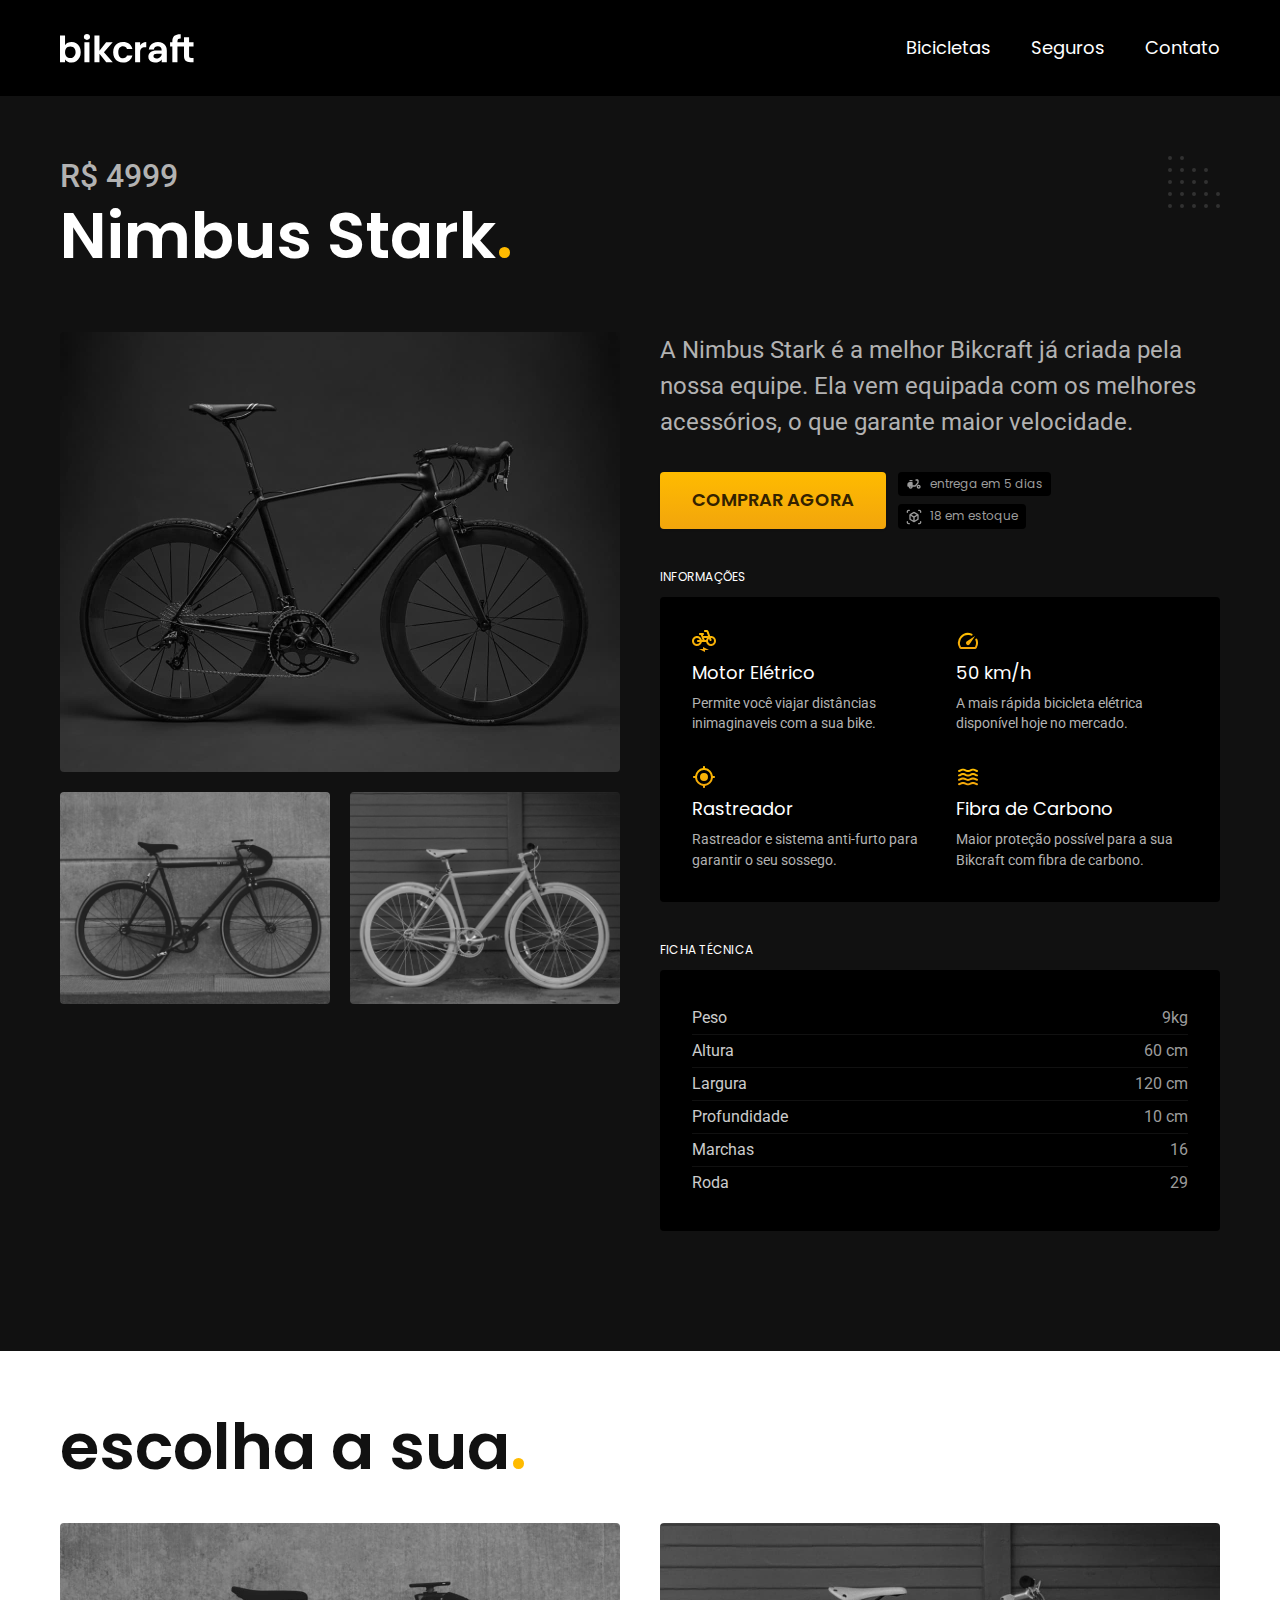
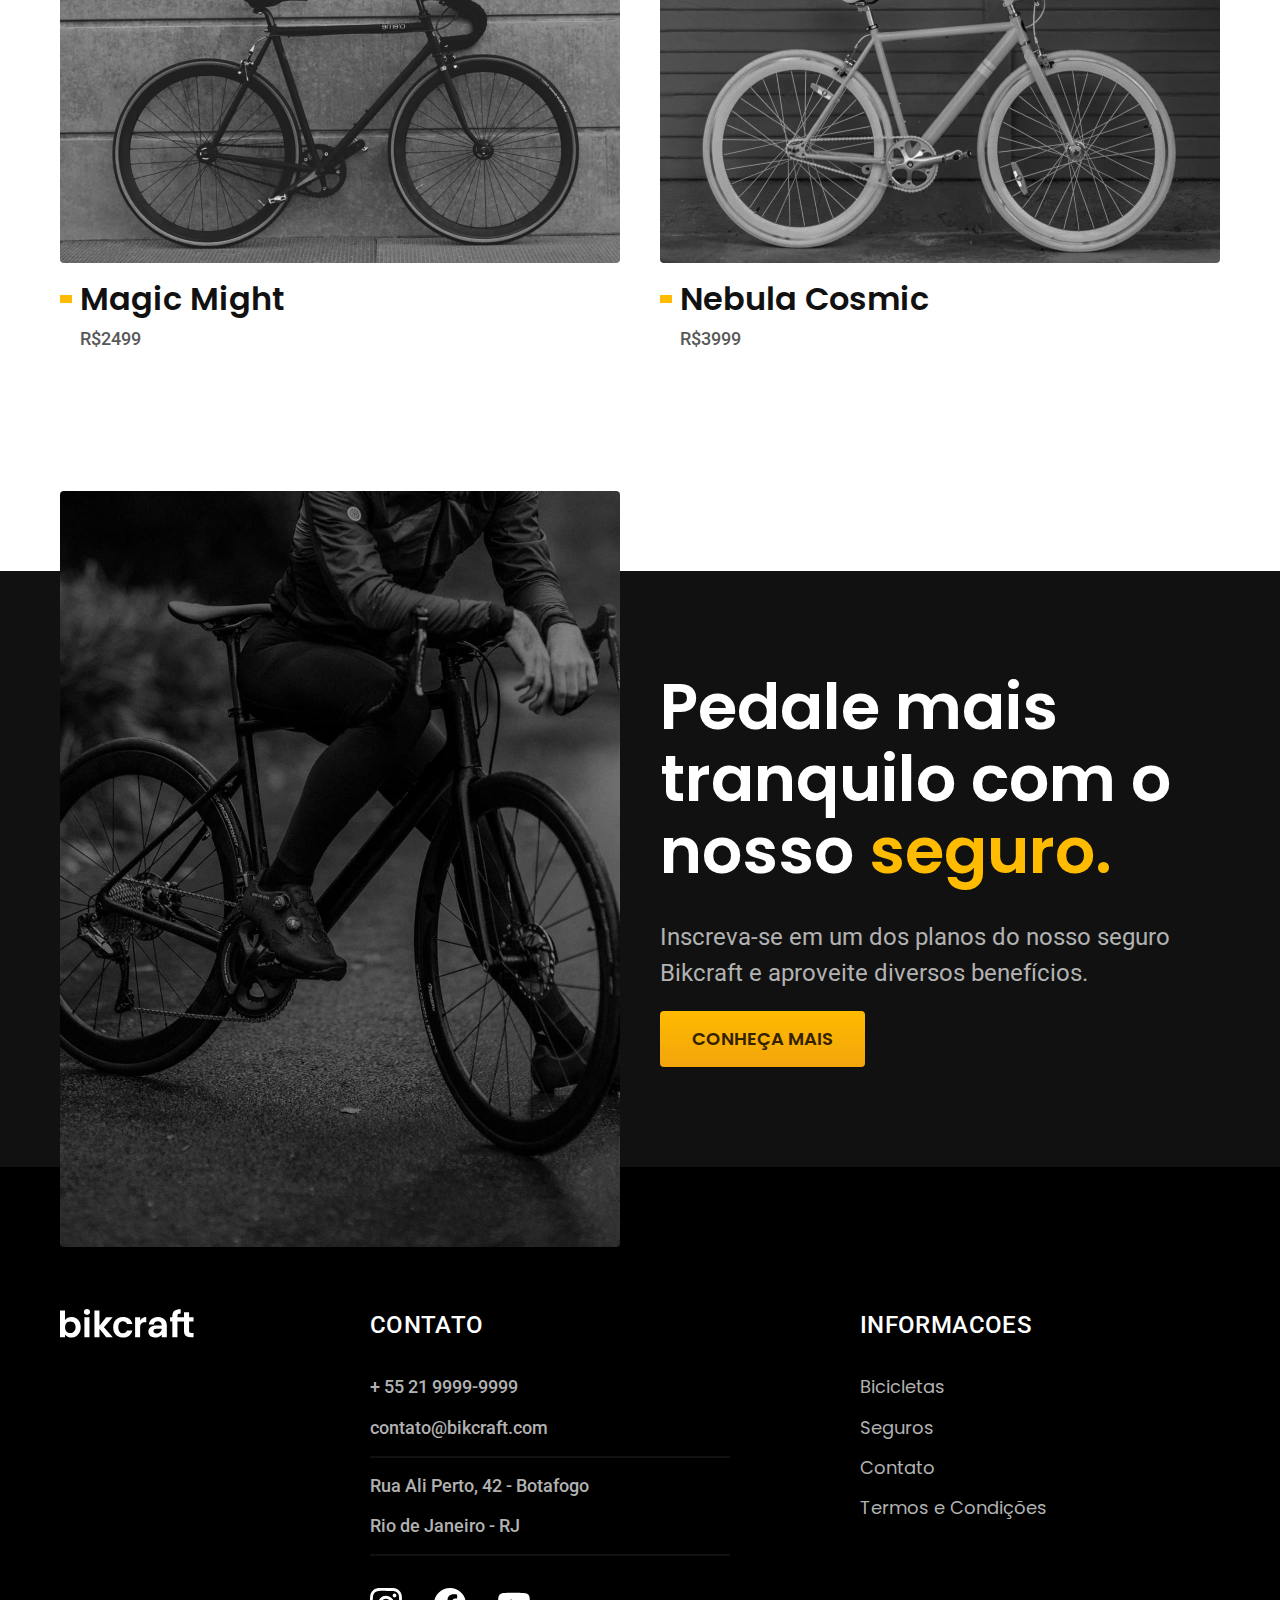
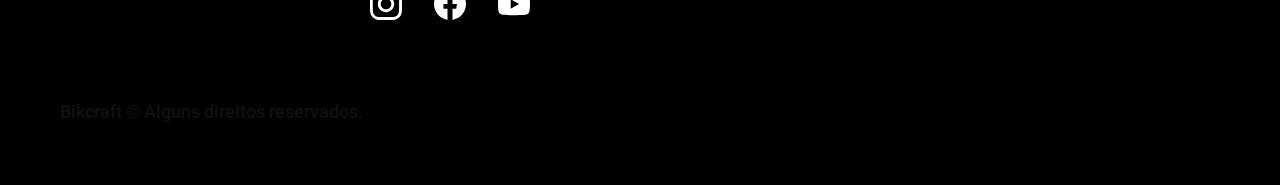
<file: bicicletas/nimbus.html>
<!DOCTYPE html>

<html lang="pt-br">

<head>
  <meta charset="UTF-8">
  <meta name="viewport" content="width=device-width, initial-scale=1.0">

  <title>Nimbus | Bikcraft</title>
  <meta name="description" content="Nimbus">

  <link rel="icon" href="../favicon.svg" type="image/svg+xml">
  <link rel="preload" href="../css/style.min.css" as="style">
  <link rel="stylesheet" href="../css/style.min.css">

  <link rel="preconnect" href="https://fonts.googleapis.com">
  <link rel="preconnect" href="https://fonts.gstatic.com" crossorigin>
  <link href="https://fonts.googleapis.com/css2?family=Merriweather:ital,wght@1,900&family=Poppins:wght@400;600&family=Roboto:wght@400;500&display=swap" rel="stylesheet">

  <script>document.documentElement.classList.add('js');</script>
</head>

<body id="bicicleta">
  <header class="header-bg">
    <div class="header container">
      <a href="../">
        <img src="../img/bikcraft.svg" alt="Bikcraft">
      </a>

      <nav aria-label="primaria">
        <ul class="header-menu font-1-m cor-0">
          <li><a href="../bicicletas.html">Bicicletas</a></li>
          <li><a href="../seguros.html">Seguros</a></li>
          <li><a href="../contato.html">Contato</a></li>
        </ul>
      </nav>
    </div>
  </header>

  <main class="titulo-bg">
    <div>
      <div class="titulo container">
        <p class="font-2-xl cor-5">R$ 4999</p>
        <h1 class="font-1-xxl cor-0">Nimbus Stark<span class="cor-p1">.</span></h1>
      </div>
    </div>
    <div class="bicicleta container">
      <div class="bicicleta-imagens">
        <img src="../img/bicicleta/nimbus1.jpg" alt="Bicicleta1">
        <img src="../img/bicicleta/nimbus2.jpg" alt="Bicicleta1">
        <img src="../img/bicicleta/nimbus3.jpg" alt="Bicicleta1">
      </div>
      <div class="bicicleta-conteudo">
        <p class="font-2-l cor-5">A Nimbus Stark é a melhor Bikcraft já criada pela nossa equipe. Ela vem equipada com os melhores acessórios, o que garante maior velocidade.</p>
        <div class="bicicleta-comprar">
          <a class="botao" href="../orcamento.html?tipo=bikcraft&produto=nimbus">Comprar Agora</a>
          <span class="font-1-xs cor-6"><img src="../img/icones/entrega.svg" alt="">entrega em 5 dias</span>
          <span class="font-1-xs cor-6"><img src="../img/icones/estoque.svg" alt="">18 em estoque</span>
        </div>

        <h2 class="font-1-xs cor-0">Informações</h2>
        <ul class="bicicleta-informacoes">
          <li>
            <img src="../img/icones/eletrica.svg" alt="">
            <h3 class="font-1-m cor-0">Motor Elétrico</h3>
            <p class="font-2-xs cor-5">Permite você viajar distâncias inimaginaveis com a sua bike.</p>
          </li>
          <li>
            <img src="../img/icones/velocidade.svg" alt="">
            <h3 class="font-1-m cor-0">50 km/h</h3>
            <p class="font-2-xs cor-5">A mais rápida bicicleta elétrica disponível hoje no mercado.</p>
          </li>
          <li>
            <img src="../img/icones/rastreador.svg" alt="">
            <h3 class="font-1-m cor-0">Rastreador</h3>
            <p class="font-2-xs cor-5">Rastreador e sistema anti-furto para garantir o seu sossego.</p>
          </li>
          <li>
            <img src="../img/icones/carbono.svg" alt="">
            <h3 class="font-1-m cor-0">Fibra de Carbono</h3>
            <p class="font-2-xs cor-5">Maior proteção possível para a sua Bikcraft com fibra de carbono.</p>
          </li>
        </ul>
        <h2 class="font-1-xs cor-0">Ficha técnica</h2>
        <ul class="bicicleta-ficha font-2-s cor-4">
          <li>Peso <span>9kg</span></li>
          <li>Altura <span>60 cm</span></li>
          <li>Largura <span>120 cm</span></li>
          <li>Profundidade <span>10 cm</span></li>
          <li>Marchas <span>16</span></li>
          <li>Roda <span>29</span></li>
        </ul>
      </div>
    </div>
  </main>

  <article class="bicicletas-lista container">
    <h2 class=" font-1-xxl">escolha a sua<span class="cor-p1">.</span></h2>

    <ul>
      <li>
        <a href="./magic.html">
          <img src="../img/bicicletas/magic.jpg" alt="Bicicleta preta">
          <h3 class="font-1-xl">Magic Might</h3>
          <span class="font-2-m cor-8">R$2499</span>
        </a>
      </li>
      <li>
        <a href="./nebula.html">
          <img src="../img/bicicletas/nebula.jpg" alt="Bicicleta branca">
          <h3 class="font-1-xl">Nebula Cosmic</h3>
          <span class="font-2-m cor-8">R$3999</span>
        </a>
      </li>
    </ul>
  </article>
  <article class="seguro-bg">
    <div class="seguro container">
      <div class="seguro-imagem">
        <img src="../img/fotos/seguros.jpg" alt="Pessoa para em cima de uma bicicleta">
      </div>
      <div class="seguro-conteudo">
        <h2 class="font-1-xxl cor-0">Pedale mais tranquilo com o nosso <span class="cor-p1">seguro.</span></h2>
        <p class="font-2-l cor-5">Inscreva-se em um dos planos do nosso seguro Bikcraft e aproveite diversos benefícios.</p>
        <a class="botao" href="../seguros.html">Conheça Mais</a>
      </div>
    </div>
  </article>

  <footer class="footer-bg">
    <div class="footer container">
      <img src="../img/bikcraft.svg" alt="Bikcraft">
      <div class="footer-contato">
        <h3 class="font-2-l-b cor-0">Contato</h3>
        <ul class="font-2-m cor-5">
          <li><a href="tel:+552199999999">+ 55 21 9999-9999</a></li>
          <li><a href="mailto:contato@bikcraft.com">contato@bikcraft.com</a></li>
          <li>Rua Ali Perto, 42 - Botafogo</li>
          <li>Rio de Janeiro - RJ</li>
        </ul>
        <div class="footer-redes">
          <a href="../">
            <img src="../img/redes/instagram.svg" alt="Instagram">
          </a>
          <a href="../">
            <img src="../img/redes/facebook.svg" alt="Facebook">
          </a>
          <a href="../">
            <img src="../img/redes/youtube.svg" alt="Youtube">
          </a>
        </div>
      </div>
      <div class="footer-informacoes">
        <h3 class="font-2-l-b cor-0">Informacoes</h3>
        <nav>
          <ul class="font-1-m cor-5">
            <li><a href="../bicicletas.html">Bicicletas</a></li>
            <li><a href="../seguros.html">Seguros</a></li>
            <li><a href="../contato.html">Contato</a></li>
            <li><a href="../termos.html">Termos e Condições</a></li>
          </ul>
        </nav>
      </div>
      <p class="footer-copy font-2-m cor-06">Bikcraft © Alguns direitos reservados.</p>
    </div>

  </footer>
  <script src="../js/script.js"></script>
</body>

</html>
</file>
<file: css/style.min.css>
body{margin:0;font-family:Arial,Helvetica,sans-serif;color:#111}blockquote,dd,h1,h2,h3,h4,p,ul{margin:0}ul{padding:0;list-style:none}a{text-decoration:none;color:inherit}img{max-width:100%;height:auto;display:block}img[src$=".jpg"]{border-radius:4px}.font-1-xs{font:400 0.75rem/1.35 Poppins,sans-serif}.font-2-xs{font:400 0.875rem/1.43 Roboto,sans-serif}.font-1-s{font:400 1rem/1.5 Poppins,sans-serif}.font-2-s{font:400 1rem/1.5 Roboto,sans-serif}.font-1-m{font:400 1.125rem/1.35 Poppins,sans-serif}.font-1-m-b{font:600 1.125rem/1.35 Poppins,sans-serif}.font-2-m{font:500 1.125rem/1.35 Roboto,sans-serif}.font-1-l{font:400 1.5rem/1.5 Poppins,sans-serif}.font-2-l,.font-2-l-b{font:400 1.5rem/1.5 Roboto,sans-serif}.font-2-l-b{font-weight:500;letter-spacing:.015em;text-transform:uppercase}.font-1-xl{font:600 2rem/1.25 Poppins,sans-serif}.font-2-xl{font:500 2rem/1.25 Roboto,sans-serif}.font-1-xxl{font:600 4rem/1.125 Poppins,sans-serif}@media (max-width:1200px){.font-1-xxl{font-size:48px}.font-2-l,.font-2-l-b{font-size:1.125rem}}@media (max-width:800px){.font-1-xxl{font-size:2rem}.font-1-xl,.font-2-xl{font-size:1.5rem}}:root{--cor-0:#ffffff;--cor-1:#f7f7f7;--cor-2:#ededed;--cor-3:#dedede;--cor-4:#cccccc;--cor-5:#b2b2b2;--cor-6:#9c9c9c;--cor-7:#717171;--cor-8:#595959;--cor-9:#404040;--cor-10:#2e2e2e;--cor-11:#111111;--cor-12:#000000;--cor-p1:#ffbb00;--cor-p2:#e4a30b;--cor-p3:#a66f00;--cor-p4:#664400;--cor-p5:#332200}.cor-0{color:var(--cor-0)}.cor-1{color:var(--cor-1)}.cor-3{color:var(--cor-3)}.cor-4{color:var(--cor-4)}.cor-5{color:var(--cor-5)}.cor-6{color:var(--cor-6)}.cor-7{color:var(--cor-7)}.cor-8{color:var(--cor-8)}.cor-9{color:var(--cor-9)}.cor-10{color:var(--cor-10)}.cor-11{color:var(--cor-11)}.cor-12{color:var(--cor-12)}.cor-p1{color:var(--cor-p1)}.cor-p2{color:var(--cor-p2)}.cor-p3{color:var(--cor-p3)}.cor-p4{color:var(--cor-p4)}.cor-p5{color:var(--cor-p5)}.header-bg{background-color:var(--cor-12)}.header{display:flex;flex-wrap:wrap;gap:20xp;justify-content:space-between;align-items:center;padding-top:20px;padding-bottom:20px}.header-menu{display:flex;flex-wrap:wrap;gap:40px}.header-menu a{display:inline-block;padding:16px 0;position:relative}.header-menu a:after{content:"";display:block;height:2px;width:0;background:var(--cor-0);margin-top:4px;transition:.3s;position:absolute}.header-menu a.ativo::after,.header-menu a:hover::after{width:100%}@media (max-width:800px){.header-menu{gap:20px}.header-menu a{background:var(--cor-11);padding:12px 16px;border-radius:4px}.header-menu a:hover{background:var(--cor-10)}.header-menu a:after{display:none}}@media (max-width:600px){.header-menu{gap:12px}.header-menu a{padding:8px 12px;font-size:14px}}.footer-bg{background-color:var(--cor-12)}.footer{display:grid;grid-template-columns:3fr 5fr 4fr;gap:40px;padding-top:60px;padding-bottom:60px}.footer h3{margin-bottom:32px}.footer-contato ul{margin-bottom:32px}.footer-contato li:nth-child(even):after{content:"";display:block;max-width:360px;height:2px;background:var(--cor-11);margin-top:16px}.footer li{margin-bottom:16px}.footer-redes{display:flex;gap:32px}.footer a:hover{color:var(--cor-0)}.footer-copy{grid-column:1/-1;margin-top:40px}@media (max-width:800px){.footer>img{display:none}.footer{grid-template-columns:1fr 1fr}}@media (max-width:600px){.footer{grid-template-columns:1fr;gap:60px}.footer-copy{margin-top:0}}.container{box-sizing:border-box;max-width:1200px;padding-left:20px;padding-right:20px;margin-left:auto;margin-right:auto}.botao{display:inline-block;padding:16px 32px;background:linear-gradient(#fb0,#f2a50c);border-radius:4px;box-shadow:0 1px 2px rgba(0,0,0,.1);text-transform:uppercase;color:var(--cor-p5);font:600 1.125rem/1.35 Poppins,sans-serif;max-width:max-content;border:none;cursor:pointer}.botao:hover{background:linear-gradient(#ffb60d,#e59317)}.botao.secundario{background:var(--cor-10);color:var(--cor-2)}.botao.secundario:hover{background:var(--cor-9)}.botao.seta{display:flex;align-items:center}.botao.seta::after{content:"";display:inline-block;width:18px;height:10px;margin-left:12px;background:url("../img/icones/seta.svg");transition:transform .2s}.botao.seta:hover:after{transform:translateX(4px)}@media (max-width){.botao{padding:12px 16px;font-size:16px}}.link{display:inline-block;color:var(--cor-p1);font:500 1.5rem/1.5 Poppins,sans-serif;text-transform:uppercase}.link::after{content:"";display:block;width:100%;height:4px;background-color:currentColor}.link:hover{color:var(--cor-0)}.titulo-bg{background-color:var(--cor-11);padding-top:60px;padding-bottom:60px}.titulo{background:url("../img/dec/top-right.svg") no-repeat top right 20px}.titulo p{margin-bottom:4px}@media (max-width:400px){.titulo-bg{padding-top:40px;padding-bottom:40px}.titulo p{font-size:1rem;text-transform:lowercase;font-weight:400}}.form{display:grid;grid-template-columns:1fr 1fr;gap:20px}.form label{display:block;font:400 1rem/1.5 Poppins,sans-serif;margin-bottom:4px}.form .col-2{grid-column:span 2}.form input[type=email],.form input[type=text],.form textarea{font:400 1rem/1.5 Roboto,sans-serif;background:var(--cor-1);border:1px solid var(--cor-2);padding:12px;border-radius:4px;width:100%;box-sizing:border-box}.form input[type=email]:focus,.form input[type=text]:focus,.form textarea:focus{outline:0;border-color:var(--cor-p1);background:var(--cor-0);box-shadow:0 0 0 2px #fea}@media (max-width:600px){.form{grid-template-columns:1fr}.form .col-2{grid-column:1}}.js .fadeInDown{transform:translate3d(0,-20px,0)}.js .fadeInUp{transform:translate3d(0,20px,0)}.js .fadeInRight{transform:translate3d(20px,0,0)}.js .fadeInLeft{transform:translate3d(-20px,0,0)}.js [data-anime]{opacity:0}.js .anime{opacity:1;transform:none;transition:transform .8s,opacity .8s}.introducao-bg{background:var(--cor-12) url("../img/dec/bottom-left.svg") no-repeat bottom 160px left 20px;box-shadow:inset 0 -120px var(--cor-0)}.introducao{max-width:1200px;display:grid;grid-template-columns:1fr 1fr;gap:0 40px}.introducao-conteudo{align-self:end;padding-bottom:200px}.introducao img{width:100%;height:100%;object-fit:cover;border-radius:4px}.introducao h1{margin-bottom:32px}.introducao p{margin-bottom:20px;color:var(--cor-5)}@media (max-width:800px){.introducao-bg{background:var(--cor-11);padding-top:40px;box-shadow:inset 0 -60px var(--cor-0)}.introducao{grid-template-columns:1fr;gap:32px}.introducao-conteudo{padding-bottom:0}.introducao h1{margin-bottom:16px}.introducao img{height:300px;width:100%}}.bicicletas-bg{background-image:linear-gradient(to right,var(--cor-0) 30%,var(--cor-11) 0)}.bicicletas{display:grid;grid-template-columns:1fr 1fr;gap:40px;padding-top:60px;padding-bottom:60px;background:url("../img/dec/top-right.svg") no-repeat top 40px right 20px}.bicicletas-imagem{display:grid}.bicicletas-imagem img{grid-area:1/1}.bicicletas-imagem span{grid-area:1/1;place-self:start end;margin-top:20px;background:var(--cor-12);padding:8px 16px 8px 8px;display:inline-block;border-radius:4px 0 0 4px}.bicicletas-conteudo{display:grid;grid-template-columns:1fr auto;align-content:start}.bicicletas h2,.bicicletas p{grid-column:1/-1}.bicicletas h2{margin-bottom:20px}.bicicletas h2::before{content:"";display:block;width:12px;height:8px;background-color:var(--cor-p1);margin-bottom:8px}.bicicletas p{margin-bottom:32px}.bicicletas a{place-self:end}.bicicletas li{display:flex;align-items:center}.bicicletas ul{display:grid;gap:16px}.bicicletas-conteudo img{width:24px;margin-right:8px}@media (max-width:800px){.bicicletas{grid-template-columns:1fr;gap:20px;padding-top:40px;padding-bottom:40px}}@media (max-width:600px){.bicicletas-bg{background:var(--cor-11)}.bicicletas-conteudo{grid-template-columns:1fr}.bicicletas ul{font-size:1rem;grid-template-columns:1fr 1fr;margin-bottom:32px}.bicicletas a{place-self:start}}.bicicletas-lista{padding-top:60px;padding-bottom:120px}.bicicletas-lista h2{margin-bottom:40px}.bicicletas-lista ul{display:flex;gap:40px;padding:0 20px 20px 20px;max-width:1400px;margin-left:auto;margin-right:auto;overflow-x:auto}#bicicleta .bicicletas-lista ul{padding:0 0 20px 0}.bicicletas-lista li{min-width:280px}.bicicletas-lista a{display:block}.bicicletas-lista img{margin-bottom:16px}.bicicletas-lista h3{margin-bottom:8px;display:flex;align-items:center}.bicicletas-lista h3::before{content:"";height:8px;width:12px;margin-right:8px;display:inline-block;background-color:var(--cor-p1);transition:width .2s}.bicicletas-lista a:hover h3::before{width:24px}.bicicletas-lista li span{padding-left:20px}@media (max-width:800px){.bicicletas-lista{padding-bottom:60px}.bicicletas-lista ul{gap:20px}}.bicicleta{display:grid;grid-template-columns:1fr 1fr;align-items:start;gap:40px;padding-top:60px;padding-bottom:60px}#bicicleta .titulo p{text-transform:uppercase}.bicicleta-imagens{display:flex;flex-wrap:wrap;gap:20px}.bicicleta-imagens img{flex:1;min-width:200px}.bicicleta-imagens img:first-child{min-width:100%}.bicicleta-conteudo>p{margin-bottom:32px}.bicicleta-comprar{display:grid;grid-template-columns:max-content auto;align-items:center;justify-items:start;gap:8px 12px;margin-bottom:40px}.bicicleta-comprar a{grid-row:span 2}.bicicleta-comprar span{display:flex;align-items:center;background-color:var(--cor-12);padding:4px 8px;border-radius:4px;gap:8px}.bicicleta-conteudo h2{text-transform:uppercase;letter-spacing:.015rem;margin-bottom:12px}.bicicleta-ficha,.bicicleta-informacoes{padding:32px;background-color:var(--cor-12);border-radius:4px}.bicicleta-informacoes{margin-bottom:40px;display:grid;grid-template-columns:1fr 1fr;gap:32px}.bicicleta-informacoes img{width:24px;margin-bottom:8px}.bicicleta-informacoes h3{margin-bottom:8px}.bicicleta-ficha li{padding:4px 0;display:flex;justify-content:space-between;border-bottom:1px solid var(--cor-11)}.bicicleta-ficha li:last-child{border-bottom:none}.bicicleta-ficha span{color:var(--cor-6)}@media (max-width:800px){.bicicleta{grid-template-columns:1fr;padding-top:40px;padding-bottom:40px}.bicicleta-imagens{grid-row:2}}@media (max-width:400px){.bicicleta-informacoes{grid-template-columns:1fr}.bicicleta-comprar{grid-template-columns:1fr}}.seguro-bg{background-color:var(--cor-11);box-shadow:inset 0 80px var(--cor-0),inset 0 -80px var(--cor-12)}.seguro{display:grid;grid-template-columns:1fr 1fr;gap:40px}.seguro-imagem img{width:100%;height:100%;object-fit:cover}.seguro-conteudo{padding-top:180px;padding-bottom:180px}.seguro h2{margin-bottom:32px}.seguro p{margin-bottom:20px}@media (max-width:800px){.seguro{grid-template-columns:1fr}.seguro-conteudo{grid-row:1;padding-top:40px;padding-bottom:0}.seguro-bg{box-shadow:inset 0 -60px var(--cor-12)}}.tecnologia-bg{background-color:var(--cor-11);box-shadow:inset 0 80px var(--cor-0),inset 0 -80px var(--cor-0)}.tecnologia{display:grid;grid-template-columns:1fr 1fr;gap:40px}.tecnologia-imagem img{width:100%;height:100%;object-fit:cover;object-position:left}.tecnologia-conteudo{padding-top:160px;padding-bottom:160px}.tecnologia-conteudo>span{display:block;margin-bottom:20px}.tecnologia-conteudo h2{margin-bottom:32px}.tecnologia-conteudo>p{margin-bottom:20px}.tecnologia a{margin-bottom:80px}.tecnologia-vantagens{display:flex;gap:40px}.tecnologia-vantagens h3{margin-bottom:8px;width:max-content}.tecnologia-vantagens img{width:24px;margin-bottom:8px}@media (max-width:800px){.tecnologia-bg{box-shadow:initial}.tecnologia{grid-template-columns:1fr}.tecnologia-conteudo{padding-top:60px;padding-bottom:60px}.tecnologia-imagem{display:none}.tecnologia a{margin-bottom:60px}}@media (max-width:600px){.tecnologia-vantagens{flex-direction:column}}.parceiros{padding-top:60px;padding-bottom:120px}.parceiros h2{margin-bottom:60px}.parceiros ul{padding:0 20px;max-width:1400px;display:grid;grid-template-columns:repeat(4,1fr);margin:0 auto}.parceiros li{display:flex;padding:32px;border-left:2px solid var(--cor-2)}.parceiros img{margin:auto}.parceiros li:first-child,.parceiros li:nth-child(5){border-left:none}.parceiros li:nth-child(n+5){border-top:2px solid var(--cor-2)}@media (max-width:800px){.parceiros{padding-bottom:60px}.parceiros h2{margin-bottom:20px}.parceiros ul{grid-template-columns:repeat(2,1fr)}.parceiros li:nth-child(n+3){border-top:2px solid var(--cor-2)}.parceiros li:nth-child(odd){border-left:none}.parceiros li{display:flex;padding:20px}}.depoimento{display:grid;grid-template-columns:1fr 1fr;background-color:var(--cor-p1);overflow:hidden}.depoimento img{width:100%;height:100%;object-fit:cover;border-radius:0}.depoimento-conteudo{padding:40px 40px 80px 80px;align-self:end;background:url("../img/dec/bottom-right-p.svg") no-repeat bottom 40px right 40px}.depoimento-conteudo p{max-width:32ch;font-family:Merriweather,serif;font-style:italic;font-weight:900;margin-bottom:32px;position:relative}.depoimento p::before{content:"“";font-size:5rem;color:var(--cor-p2);position:absolute;left:-50px;top:-20px}.depoimento p::after{content:"”";font-size:5rem;color:var(--cor-p2);position:absolute}@media (min-width:1200px){.depoimento img{max-height:520px}}@media (max-width:800px){.depoimento{grid-template-columns:1fr;text-align:center}.depoimento img{max-height:200px}.depoimento-conteudo{padding:40px 20px;justify-self:center}}.seguros-bg{background:var(--cor-11)}.seguros{padding-top:60px;padding-bottom:60px;display:grid;grid-template-columns:1fr 1fr;gap:40px;align-items:center}#seguros .seguros{padding-top:0}.seguros h2{grid-column:1/-1}.seguros-item{background-color:var(--cor-12);padding:32px 32px 32px 60px;display:grid;grid-template-columns:1fr auto;border-radius:4px}.seguros-item h3{margin-bottom:40px}.seguros-item span{grid-column:2;display:block;text-align:right}.seguros-item ul{grid-column:1/-1;margin-bottom:32px}.seguros-item li{display:flex;align-items:center;position:relative}.seguros-item li+li{margin-top:20px}.seguros-item li::before{content:"";display:inline-block;width:13px;height:9px;background-image:url("../img/icones/lista.svg");position:absolute;left:-21px}.seguros-item a{grid-column:1/-1}@media (max-width:800px){.seguros{grid-template-columns:1fr}}.vantagens-bg{background-color:var(--cor-12)}.vantagens{padding-top:120px;padding-bottom:120px}.vantagens h2{margin-bottom:60px}.vantagens ul{display:grid;grid-template-columns:repeat(auto-fit,minmax(280px,max-content));gap:40px 80px}.vantagens h3,.vantagens img{margin-bottom:8px}@media (max-width:800px){.vantagens{padding-top:60px;padding-bottom:60px}.vantagens h2{margin-bottom:40px}.vantagens ul{gap:20px}}.perguntas{padding-bottom:120px;padding-top:120px}.perguntas h2{margin-bottom:60px}.perguntas dl>div{padding:20px;border-radius:4px}.perguntas dl>div:nth-child(odd){background-color:var(--cor-1)}.perguntas button{display:grid;grid-template-columns:auto 1fr auto;align-items:center;gap:8px;cursor:pointer;border:none;background:0 0;width:100%;text-align:left}.perguntas button::before{content:"";display:inline-block;width:12px;height:8px;background-color:var(--cor-p1)}.perguntas button::after{content:"";display:inline-block;width:14px;height:6px;background:url("../img/icones/seta-abrir.svg");transition:.3s}.perguntas button:hover::after,.perguntas button[aria-expanded=true]::after{transform:rotate(180deg)}.js .perguntas dd{display:none}.js .perguntas dd.ativa{display:block}.perguntas dd{padding-left:20px;padding-top:16px;max-width:80ch}@media (max-width:800px){.perguntas{padding-top:60px;padding-bottom:60px}.perguntas h2{margin-bottom:40px}}#contato{background:linear-gradient(var(--cor-11) 600px,var(--cor-1) 0)}.contato{display:grid;grid-template-columns:5fr 7fr}.contato-dados,.contato-formulario{padding:60px;box-shadow:0 1px 2px rgba(0,0,0,.1)}.contato-dados{border-radius:5px 0 0 5px;background:var(--cor-12) url("../img/dec/bottom-left.svg") no-repeat bottom 20px left 20px}.contato-formulario{border-radius:0 5px 5px 0;background:var(--cor-0) url("../img/dec/bottom-right.svg") no-repeat bottom 20px right 20px}.contato-dados h2{margin-bottom:60px}.contato-endereco{margin-bottom:32px;padding-left:28px;background:url("../img/icones/local.svg") no-repeat 0 2px}.contato-endereco p{margin-bottom:8px}.contato-meios a{display:block;max-width:max-content;margin-bottom:8px;padding-left:28px}.contato-meios a:hover{color:var(--cor-0)}.contato-meios a:first-child{background:url("../img/icones/email.svg") no-repeat 0 2px}.contato-meios a:nth-child(2){margin-bottom:32px}.contato-meios a:nth-child(3){background:url("../img/icones/telefone.svg") no-repeat 0 2px;margin-bottom:60px}.contato-redes{display:flex;gap:32px;padding-left:28px}@media (max-width:800px){.contato{grid-template-columns:1fr}.contato-dados,.contato-formulario{padding:20px}.contato-dados{border-radius:5px 5px 0 0;background:var(--cor-12)}.contato-formulario{border-radius:0 0 5px 5px}.contato-dados h2,.contato-meios a:nth-child(3){margin-bottom:32px}.contato-redes{margin-bottom:12px}}.lojas{display:grid;grid-template-columns:1fr 1fr;gap:0 40px;padding-top:120px;padding-bottom:120px}.lojas h2{grid-column:1/-1;margin-bottom:60px}.lojas img{border-radius:4px 4px 0 0}.lojas-item{border-radius:4px;background:var(--cor-0);box-shadow:0 1px 2px rgba(0,0,0,.1)}.lojas-conteudo{display:grid;grid-template-columns:1fr 1fr;gap:32px 16px;padding:32px}.lojas-conteudo h3,.lojas-tempo{grid-column:1/-1}.lojas-dados{display:grid;gap:8px;border-left:2px solid var(--cor-02);padding-left:12px}.lojas-tempo{display:flex;align-items:center;gap:8px}@media (max-width:800px){.lojas{gap:20px;padding-top:60px;padding-bottom:60px}.lojas h2{margin-bottom:32px}.lojas-conteudo{grid-template-columns:1fr}}@media (max-width:600px){.lojas{grid-template-columns:1fr}}#orcamento{background:linear-gradient(var(--cor-11) 600px,var(--cor-1) 0)}.orcamento{display:grid;grid-template-columns:5fr 7fr;padding-bottom:120px}.orcamento h2{text-transform:uppercase;position:relative;display:flex;align-items:center}.orcamento h2::before{content:"";display:inline-block;width:4px;height:8px;background-color:var(--cor-p1);position:absolute;left:-12px}.orcamento-dados,.orcamento-produto{padding:60px;box-shadow:0 1px 2px rgba(0,0,0,.1)}.orcamento-produto{border-radius:5px 0 0 5px;background:var(--cor-12) url("../img/dec/bottom-left.svg") no-repeat bottom 20px left 20px;display:grid;grid-template-columns:1fr 1fr;gap:20px;align-content:start}.orcamento-produto>*{grid-column:1/-1}.orcamento-produto>label{grid-column:initial}.orcamento-produto label{font:400 1rem/1.5 Poppins,sans-serif;color:var(--cor-4);background-color:var(--cor-10);padding:12px 16px;border-radius:4px;cursor:pointer;display:grid;grid-template-columns:auto 1fr auto;align-items:center;border:1px solid var(--cor-10)}.orcamento-produto input:checked+label{background:var(--cor-0);color:var(--cor-11)}.orcamento-produto label::before{content:"";display:inline-block;box-sizing:border-box;width:12px;height:12px;border:1px solid var(--cor-6);border-radius:50%;margin-right:8px}.orcamento-produto input:checked+label::before{border-color:var(--cor-7);box-shadow:inset 0 0 0 3px var(--cor-0),inset 0 0 0 6px var(--cor-7)}.orcamento-produto label:hover{background-color:var(--cor-9);border-color:var(--cor-9)}.orcamento-produto input:focus+label{box-shadow:0 0 0 2px var(--cor-p1);border-color:var(--cor-12)}.orcamento-produto label span{display:none}.orcamento-produto input:checked+label span{display:inline-block}.orcamento-produto input{opacity:0;position:absolute;pointer-events:none}.orcamento-dados{border-radius:0 5px 5px 0;background:var(--cor-0) url("../img/dec/bottom-right.svg") no-repeat bottom 20px right 20px}.orcamento-conteudo{display:none}.orcamento-conteudo h2,.orcamento-dados h2:nth-of-type(n+2){margin-top:20px}#bikcraft:checked~#orcamento-bikcraft,#seguro:checked~#orcamento-seguro{display:grid;gap:20px}.orcamento-detalhes{display:none;background:var(--cor-0);padding:20px;grid-template-columns:1fr 1fr;border-radius:4px;align-items:center}.orcamento-detalhes li{display:flex;align-items:center;margin-bottom:8px}.orcamento-detalhes li img{width:16px;margin-right:8px}.orcamento-produto input:checked+label+.orcamento-detalhes{display:grid}@media (max-width:1200px){.orcamento-dados,.orcamento-produto{padding:32px}}@media (max-width:800px){.orcamento{grid-template-columns:1fr}.orcamento-dados{border-radius:0 0 5px 5px}.orcamento-produto{border-radius:5px 5px 0 0;background:var(--cor-12)}}@media (max-width:400px){.orcamento-produto{grid-template-columns:1fr}}.termos{padding-top:80px;padding-bottom:80px}.termos h2{font-weight:600px;margin-bottom:20px}.termos p+h2{margin-top:40px}.termos p{max-width:75ch;margin-bottom:24px}
</file>
